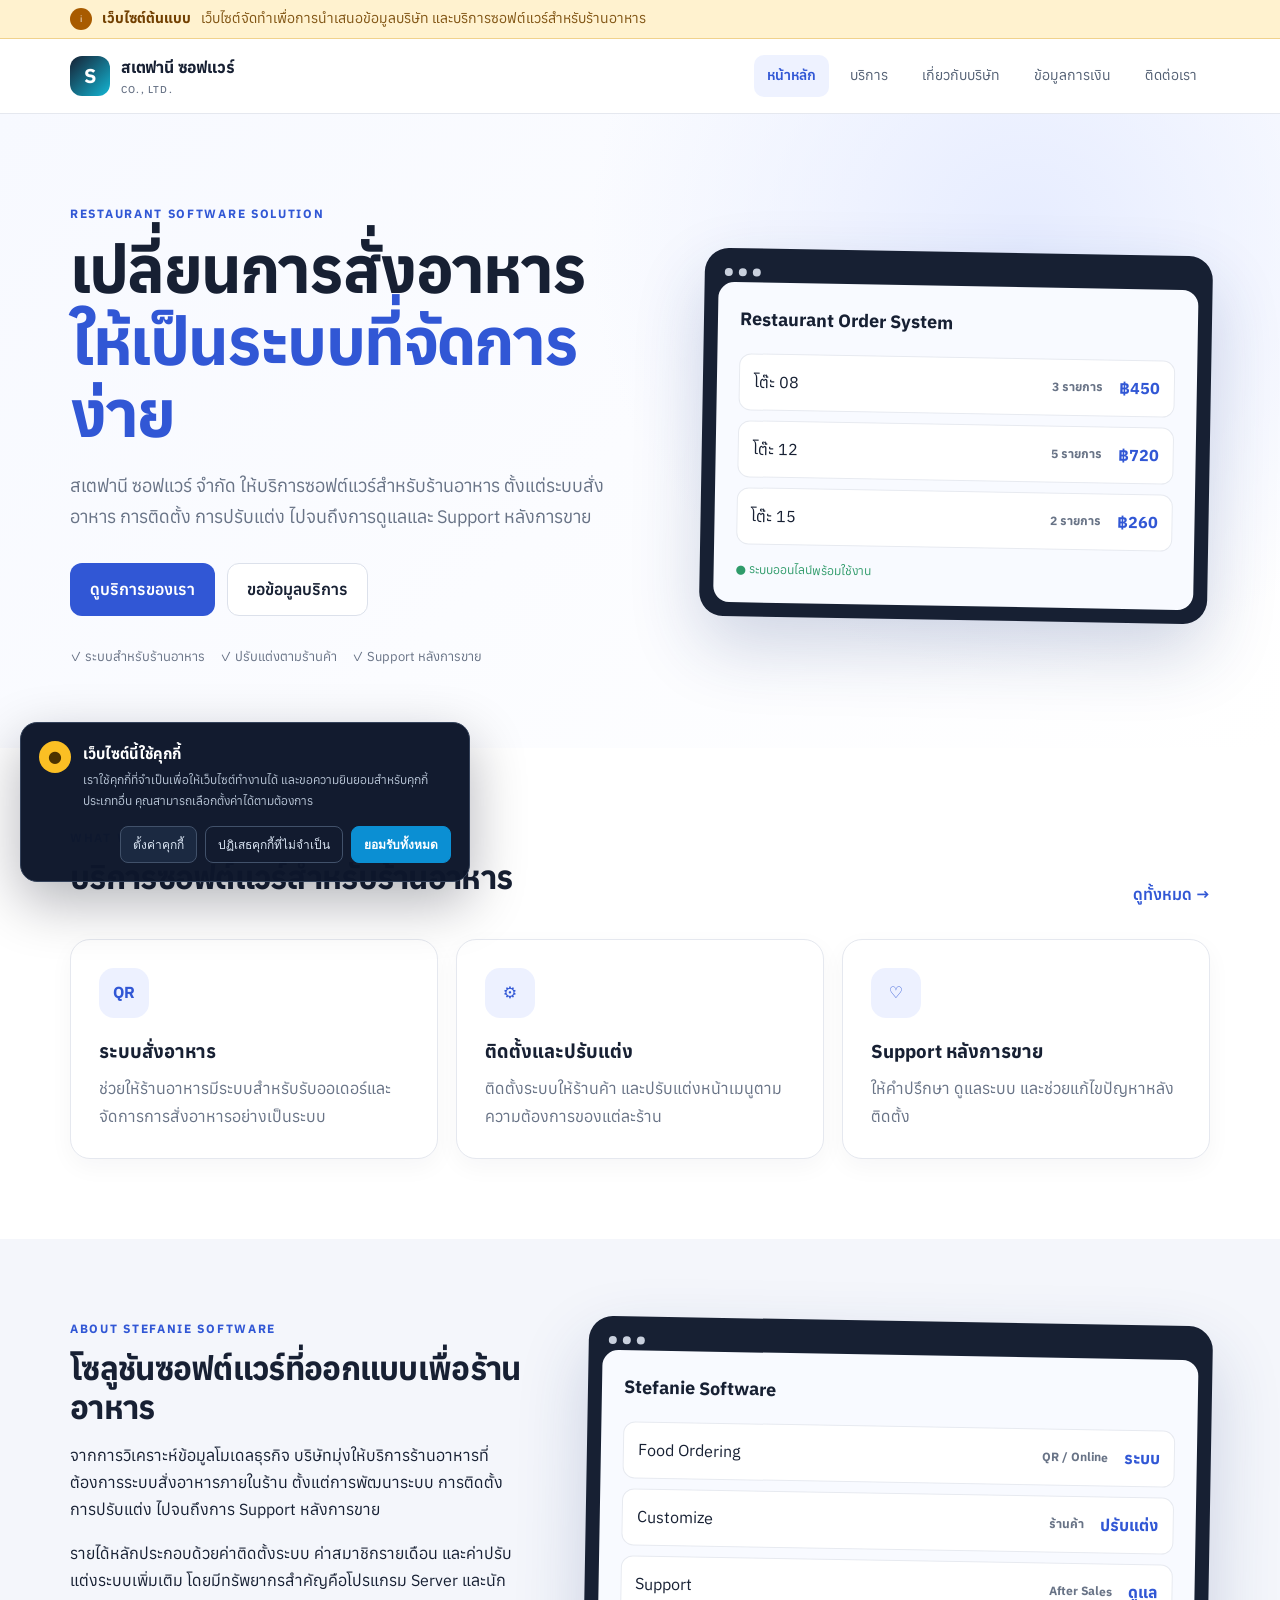
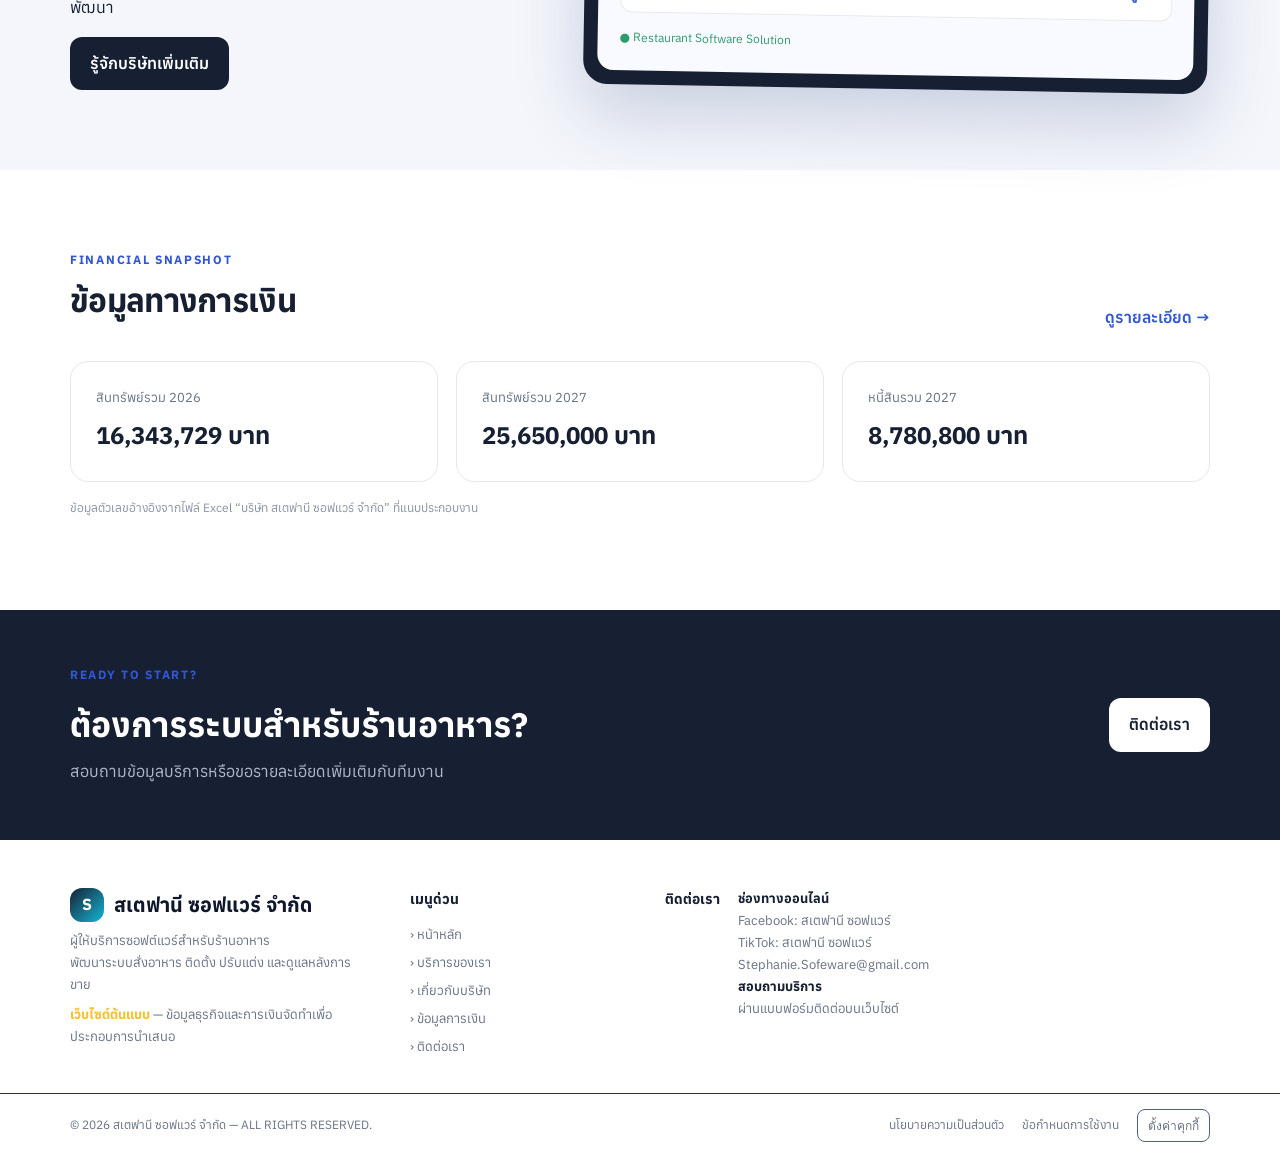
<file: index.html>
<!DOCTYPE html>

<html lang="th">

<head>
    <meta charset="utf-8" />
    <meta content="width=device-width, initial-scale=1" name="viewport" />
    <title>สเตฟานี ซอฟแวร์ จำกัด | ระบบซอฟต์แวร์สำหรับร้านอาหาร</title>
    <meta
        content="เว็บไซต์บริษัท สเตฟานี ซอฟแวร์ จำกัด ให้บริการซอฟต์แวร์สำหรับร้านอาหาร ระบบสั่งอาหาร การติดตั้ง ปรับแต่ง และดูแลหลังการขาย"
        name="description" />
    <meta content="สเตฟานี ซอฟแวร์, ซอฟต์แวร์ร้านอาหาร, ระบบสั่งอาหาร, QR Code, Restaurant Software" name="keywords" />
    <meta content="index,follow" name="robots" />
    <link href="styles.css" rel="stylesheet" />
</head>

<body>
    <div class="site-notice">
        <div class="container notice-inner"><span
                class="notice-icon">i</span><strong>เว็บไซต์ต้นแบบ</strong><span>เว็บไซต์จัดทำเพื่อการนำเสนอข้อมูลบริษัท
                และบริการซอฟต์แวร์สำหรับร้านอาหาร</span></div>
    </div>
    <header class="site-header">
        <div class="container nav-wrap">
            <a class="brand" href="index.html"><span class="brand-mark">S</span><span>สเตฟานี ซอฟแวร์ <small>CO.,
                        LTD.</small></span></a>
            <button aria-expanded="false" aria-label="เปิดเมนู" class="menu-toggle" type="button">☰</button>
            <nav aria-label="เมนูหลัก" class="nav">
                <a data-nav="index.html" href="index.html">หน้าหลัก</a>
                <a data-nav="services.html" href="services.html">บริการ</a>
                <a data-nav="about.html" href="about.html">เกี่ยวกับบริษัท</a>
                <a data-nav="finance.html" href="finance.html">ข้อมูลการเงิน</a>
                <a data-nav="contact.html" href="contact.html">ติดต่อเรา</a>
            </nav>
        </div>
    </header>


    <main>
        <section class="hero">
            <div class="container hero-grid">
                <div>
                    <div class="eyebrow">RESTAURANT SOFTWARE SOLUTION</div>
                    <h1>เปลี่ยนการสั่งอาหาร<br /><span>ให้เป็นระบบที่จัดการง่าย</span></h1>
                    <p class="lead">สเตฟานี ซอฟแวร์ จำกัด ให้บริการซอฟต์แวร์สำหรับร้านอาหาร ตั้งแต่ระบบสั่งอาหาร
                        การติดตั้ง การปรับแต่ง ไปจนถึงการดูแลและ Support หลังการขาย</p>
                    <div class="hero-actions">
                        <a class="btn btn-primary" href="services.html">ดูบริการของเรา</a>
                        <a class="btn btn-ghost" href="contact.html">ขอข้อมูลบริการ</a>
                    </div>
                    <div class="trust-row">
                        <span>✓ ระบบสำหรับร้านอาหาร</span><span>✓ ปรับแต่งตามร้านค้า</span><span>✓ Support
                            หลังการขาย</span>
                    </div>
                </div>
                <div class="hero-card">
                    <div class="window-top"><i></i><i></i><i></i></div>
                    <div class="mock-screen">
                        <div class="mock-title">Restaurant Order System</div>
                        <div class="mock-order"><span>โต๊ะ 08</span><b>3 รายการ</b><strong>฿450</strong></div>
                        <div class="mock-order"><span>โต๊ะ 12</span><b>5 รายการ</b><strong>฿720</strong></div>
                        <div class="mock-order"><span>โต๊ะ 15</span><b>2 รายการ</b><strong>฿260</strong></div>
                        <div class="mock-footer">● ระบบออนไลน์พร้อมใช้งาน</div>
                    </div>
                </div>
            </div>
        </section>
        <section class="section">
            <div class="container">
                <div class="section-heading">
                    <div>
                        <div class="eyebrow">WHAT WE DO</div>
                        <h2>บริการซอฟต์แวร์สำหรับร้านอาหาร</h2>
                    </div><a class="text-link" href="services.html">ดูทั้งหมด →</a>
                </div>
                <div class="cards three">
                    <article class="card">
                        <div class="icon">QR</div>
                        <h3>ระบบสั่งอาหาร</h3>
                        <p>ช่วยให้ร้านอาหารมีระบบสำหรับรับออเดอร์และจัดการการสั่งอาหารอย่างเป็นระบบ</p>
                    </article>
                    <article class="card">
                        <div class="icon">⚙</div>
                        <h3>ติดตั้งและปรับแต่ง</h3>
                        <p>ติดตั้งระบบให้ร้านค้า และปรับแต่งหน้าเมนูตามความต้องการของแต่ละร้าน</p>
                    </article>
                    <article class="card">
                        <div class="icon">♡</div>
                        <h3>Support หลังการขาย</h3>
                        <p>ให้คำปรึกษา ดูแลระบบ และช่วยแก้ไขปัญหาหลังติดตั้ง</p>
                    </article>
                </div>
            </div>
        </section>

        <section class="section section-soft">
            <div class="container split">
                <div>
                    <div class="eyebrow">ABOUT STEFANIE SOFTWARE</div>
                    <h2>โซลูชันซอฟต์แวร์ที่ออกแบบเพื่อร้านอาหาร</h2>
                    <p>จากการวิเคราะห์ข้อมูลโมเดลธุรกิจ บริษัทมุ่งให้บริการร้านอาหารที่ต้องการระบบสั่งอาหารภายในร้าน
                        ตั้งแต่การพัฒนาระบบ การติดตั้ง การปรับแต่ง ไปจนถึงการ Support หลังการขาย</p>
                    <p>รายได้หลักประกอบด้วยค่าติดตั้งระบบ ค่าสมาชิกรายเดือน และค่าปรับแต่งระบบเพิ่มเติม
                        โดยมีทรัพยากรสำคัญคือโปรแกรม Server และนักพัฒนา</p><a class="btn btn-dark"
                        href="about.html">รู้จักบริษัทเพิ่มเติม</a>
                </div>
                <div class="hero-card">
                    <div class="window-top"><i></i><i></i><i></i></div>
                    <div class="mock-screen">
                        <div class="mock-title">Stefanie Software</div>
                        <div class="mock-order"><span>Food Ordering</span><b>QR / Online</b><strong>ระบบ</strong></div>
                        <div class="mock-order"><span>Customize</span><b>ร้านค้า</b><strong>ปรับแต่ง</strong></div>
                        <div class="mock-order"><span>Support</span><b>After Sales</b><strong>ดูแล</strong></div>
                        <div class="mock-footer">● Restaurant Software Solution</div>
                    </div>
                </div>
            </div>
        </section>
        <section class="section">
            <div class="container">
                <div class="section-heading">
                    <div>
                        <div class="eyebrow">FINANCIAL SNAPSHOT</div>
                        <h2>ข้อมูลทางการเงิน</h2>
                    </div><a class="text-link" href="finance.html">ดูรายละเอียด →</a>
                </div>
                <div class="stats three">
                    <div class="stat"><span>สินทรัพย์รวม 2026</span><strong>16,343,729 บาท</strong></div>
                    <div class="stat"><span>สินทรัพย์รวม 2027</span><strong>25,650,000 บาท</strong></div>
                    <div class="stat"><span>หนี้สินรวม 2027</span><strong>8,780,800 บาท</strong></div>
                </div>
                <p class="source-note">ข้อมูลตัวเลขอ้างอิงจากไฟล์ Excel “บริษัท สเตฟานี ซอฟแวร์ จำกัด” ที่แนบประกอบงาน
                </p>
            </div>
        </section>
        <section class="cta">
            <div class="container cta-inner">
                <div>
                    <div class="eyebrow">READY TO START?</div>
                    <h2>ต้องการระบบสำหรับร้านอาหาร?</h2>
                    <p>สอบถามข้อมูลบริการหรือขอรายละเอียดเพิ่มเติมกับทีมงาน</p>
                </div>
                <a class="btn btn-light" href="contact.html">ติดต่อเรา</a>
            </div>
        </section>
    </main>

    <footer class="footer">
        <div class="footer-main">
            <div class="container footer-grid">
                <div>
                    <div class="footer-brand"><span class="brand-mark">S</span><span>สเตฟานี ซอฟแวร์ จำกัด</span></div>
                    <p>ผู้ให้บริการซอฟต์แวร์สำหรับร้านอาหาร<br />พัฒนาระบบสั่งอาหาร ติดตั้ง ปรับแต่ง และดูแลหลังการขาย
                    </p>
                    <p><strong class="footer-highlight">เว็บไซต์ต้นแบบ</strong> —
                        ข้อมูลธุรกิจและการเงินจัดทำเพื่อประกอบการนำเสนอ</p>
                </div>
                <div>
                    <h3>เมนูด่วน</h3>
                    <div class="footer-links"><a href="index.html">› หน้าหลัก</a><a href="services.html">›
                            บริการของเรา</a><a href="about.html">› เกี่ยวกับบริษัท</a><a href="finance.html">›
                            ข้อมูลการเงิน</a><a href="contact.html">› ติดต่อเรา</a></div>
                </div>
                <div>
                    <h3>ติดต่อเรา</h3>
                    <div class="contact-mini">
                        <div><strong>ช่องทางออนไลน์</strong></div>
                        <div>Facebook: สเตฟานี ซอฟแวร์ <br>TikTok: สเตฟานี ซอฟแวร์<br>Stephanie.Sofeware@gmail.com</div>
                        <div><strong>สอบถามบริการ</strong></div>
                        <div>ผ่านแบบฟอร์มติดต่อบนเว็บไซต์</div>
                    </div>
                </div>
            </div>
        </div>
        <div class="footer-bottom">
            <div class="container footer-bottom-inner">
                <div class="copyright">© 2026 สเตฟานี ซอฟแวร์ จำกัด — ALL RIGHTS RESERVED.</div>
                <div class="footer-policy"><a href="privacy.html">นโยบายความเป็นส่วนตัว</a><a
                        href="terms.html">ข้อกำหนดการใช้งาน</a><button class="cookie-settings-link"
                        data-cookie-settings="" type="button">ตั้งค่าคุกกี้</button></div>
            </div>
        </div>
    </footer>
    <div aria-label="การตั้งค่าคุกกี้" aria-live="polite" class="cookie-banner" id="cookie-banner" role="dialog">
        <div class="cookie-head">
            <div class="cookie-icon">●</div>
            <div>
                <h3>เว็บไซต์นี้ใช้คุกกี้</h3>
                <p>เราใช้คุกกี้ที่จำเป็นเพื่อให้เว็บไซต์ทำงานได้ และขอความยินยอมสำหรับคุกกี้ประเภทอื่น
                    คุณสามารถเลือกตั้งค่าได้ตามต้องการ</p>
            </div>
        </div>
        <div class="cookie-actions"><button class="manage" data-cookie-settings=""
                type="button">ตั้งค่าคุกกี้</button><button data-cookie-reject=""
                type="button">ปฏิเสธคุกกี้ที่ไม่จำเป็น</button><button class="accept-all" data-cookie-accept-all=""
                type="button">ยอมรับทั้งหมด</button></div>
    </div>
    <div aria-hidden="true" class="cookie-modal-backdrop" id="cookie-modal-backdrop">
        <div aria-labelledby="cookie-title" aria-modal="true" class="cookie-modal" role="dialog">
            <div class="cookie-modal-head">
                <div>
                    <h2 id="cookie-title">ตั้งค่าคุกกี้</h2>
                    <p>เลือกประเภทคุกกี้ที่คุณยินยอมให้เว็บไซต์ใช้ได้ คุณสามารถเปลี่ยนแปลงการตั้งค่าได้ทุกเมื่อจากปุ่ม
                        “ตั้งค่าคุกกี้” ในส่วนท้ายเว็บไซต์</p>
                </div><button aria-label="ปิด" class="cookie-close" data-cookie-close="" type="button">×</button>
            </div>
            <div class="cookie-row">
                <div><strong>คุกกี้ที่จำเป็น</strong><small>จำเป็นต่อการทำงานพื้นฐานของเว็บไซต์ เช่น
                        การจดจำการตั้งค่าคุกกี้ ไม่สามารถปิดได้</small></div><label class="toggle"><input checked=""
                        disabled="" id="cookie-necessary" type="checkbox" /><span class="slider"></span></label>
            </div>
            <div class="cookie-row">
                <div><strong>คุกกี้วิเคราะห์การใช้งาน</strong><small>ใช้เพื่อวิเคราะห์การเข้าชมและปรับปรุงประสบการณ์เว็บไซต์
                        เว็บไซต์ต้นแบบนี้ยังไม่ได้เชื่อมระบบวิเคราะห์จริง</small></div><label class="toggle"><input
                        id="cookie-analytics" type="checkbox" /><span class="slider"></span></label>
            </div>
            <div class="cookie-row">
                <div><strong>คุกกี้การตลาด</strong><small>ใช้เพื่อปรับเนื้อหาหรือการสื่อสารให้เหมาะสม
                        เว็บไซต์ต้นแบบนี้ยังไม่ได้เชื่อมระบบการตลาดจริง</small></div><label class="toggle"><input
                        id="cookie-marketing" type="checkbox" /><span class="slider"></span></label>
            </div>
            <div class="cookie-modal-actions"><button data-cookie-reject=""
                    type="button">ปฏิเสธคุกกี้ที่ไม่จำเป็น</button><button class="save" data-cookie-save=""
                    type="button">บันทึกการตั้งค่า</button><button class="accept-all" data-cookie-accept-all=""
                    type="button">ยอมรับทั้งหมด</button></div>
        </div>
    </div>
    <script src="script.js"></script>
</body>

</html>
</file>
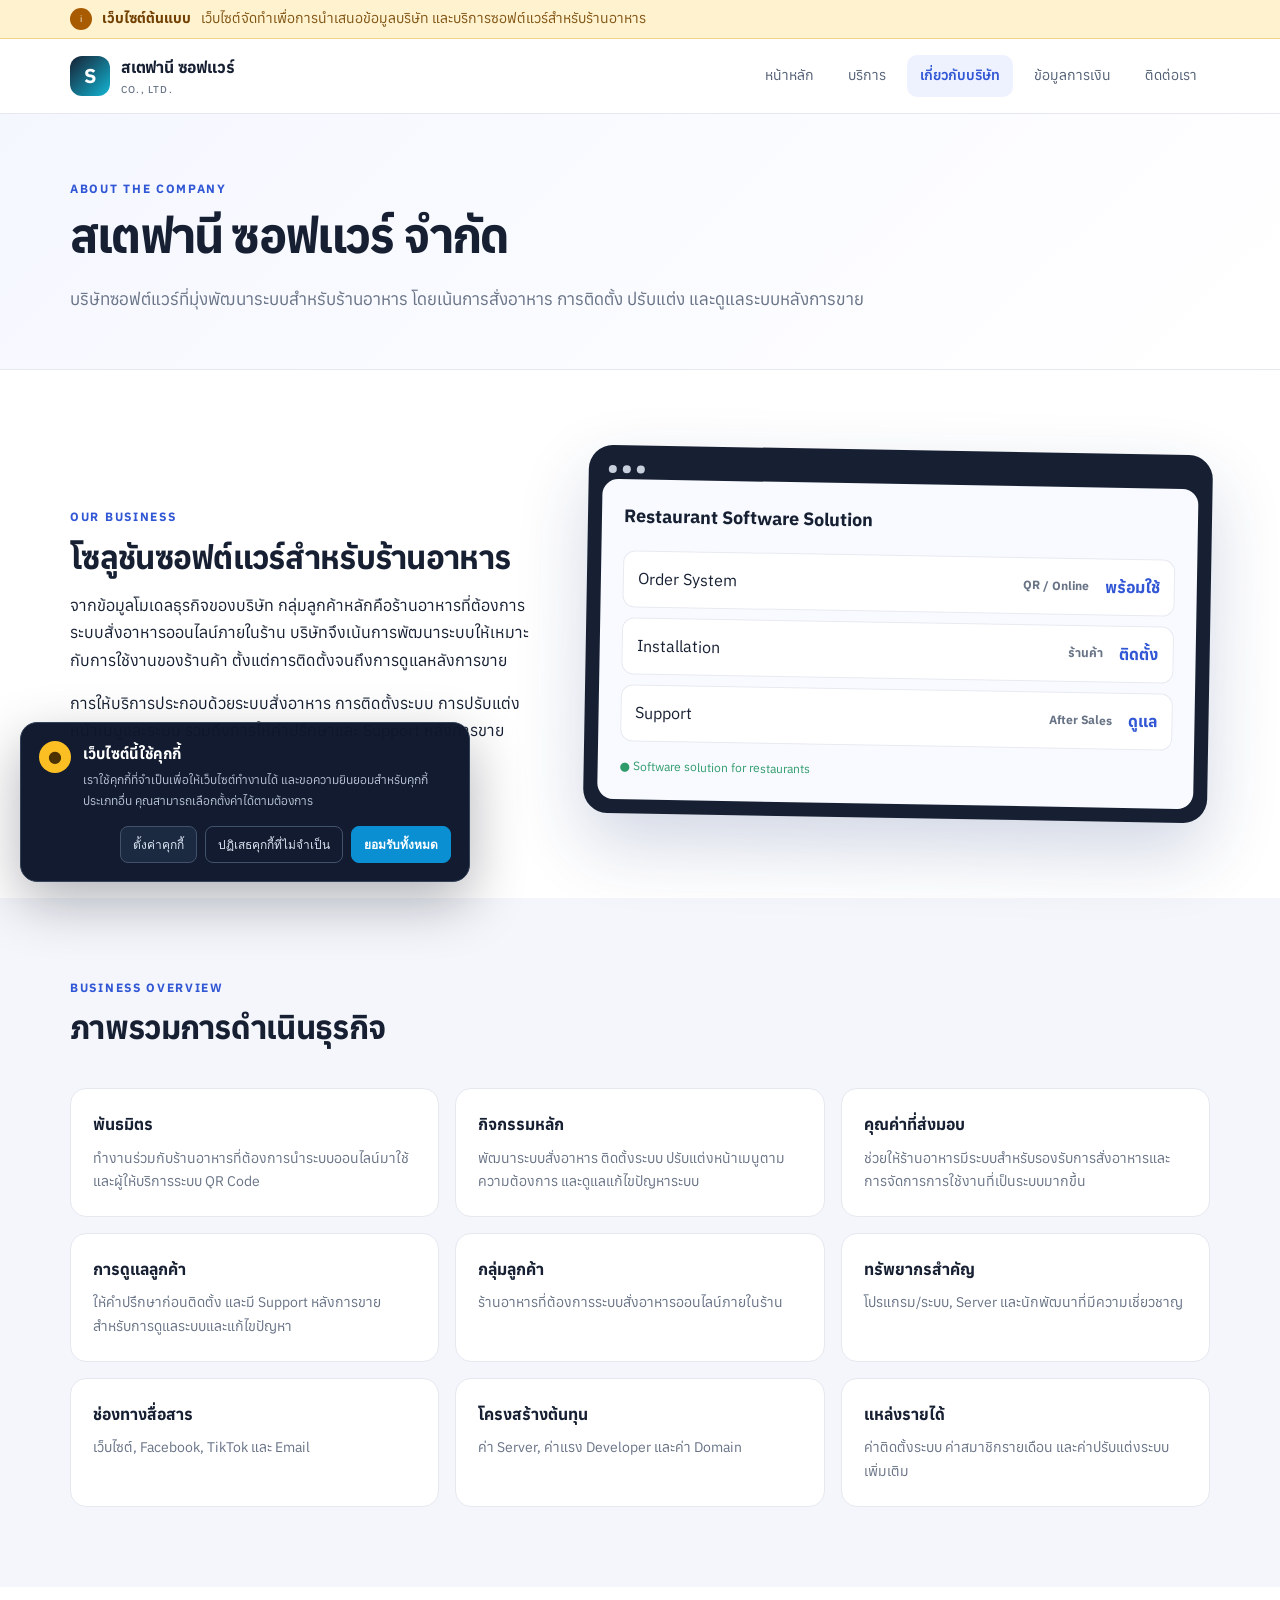
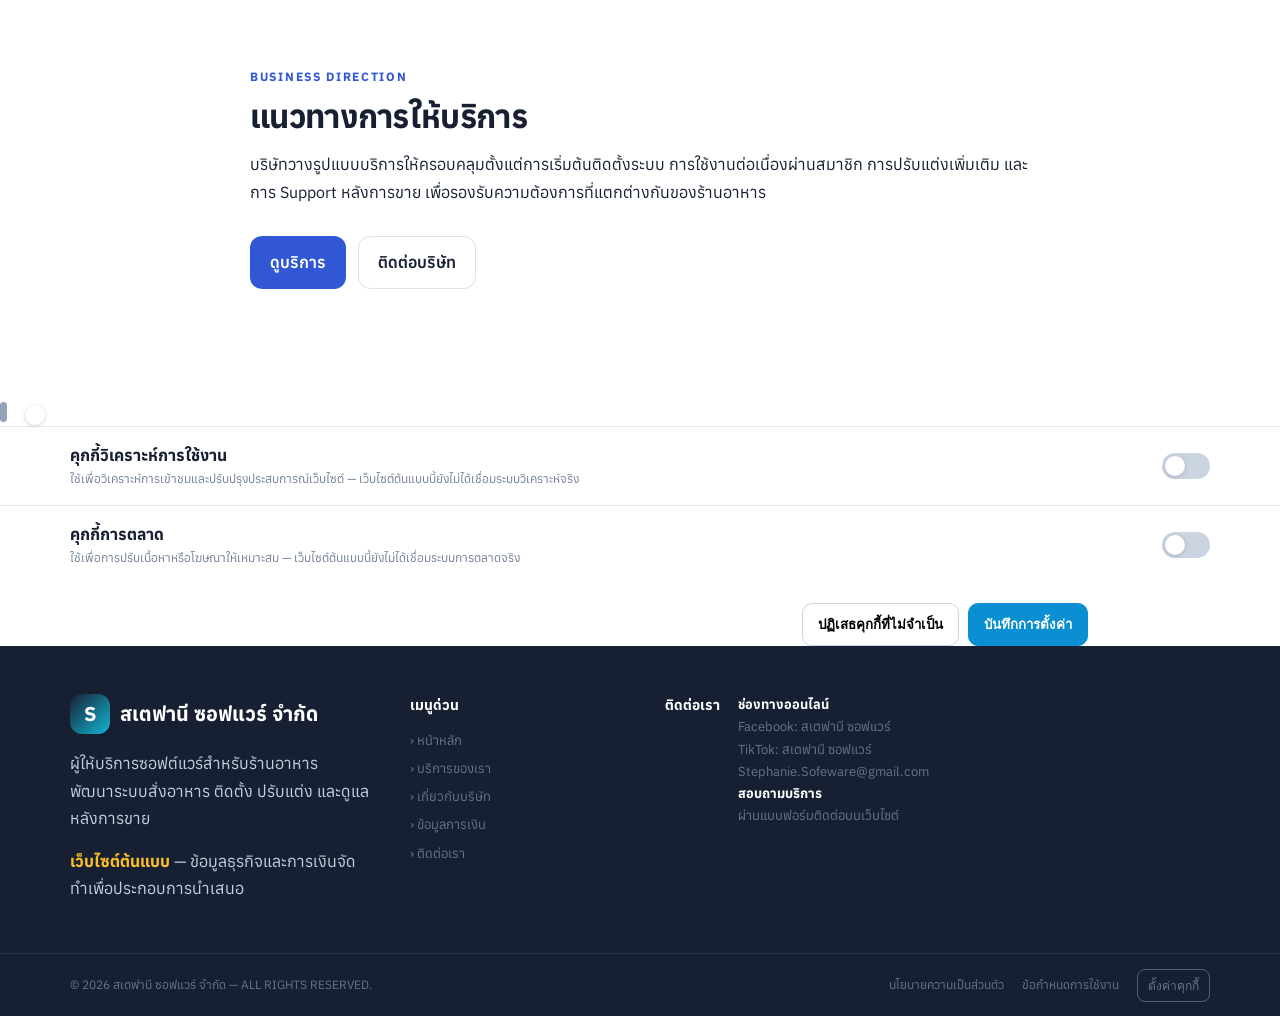
<file: about.html>
<!DOCTYPE html>

<html lang="th">

<head>
    <meta charset="utf-8" />
    <meta content="width=device-width, initial-scale=1" name="viewport" />
    <title>เกี่ยวกับบริษัท | สเตฟานี ซอฟแวร์ จำกัด</title>
    <meta
        content="ข้อมูลบริษัท สเตฟานี ซอฟแวร์ จำกัด ผู้ให้บริการซอฟต์แวร์สำหรับร้านอาหาร ระบบสั่งอาหาร ติดตั้ง ปรับแต่ง และดูแลหลังการขาย"
        name="description" />
    <meta content="สเตฟานี ซอฟแวร์, ซอฟต์แวร์ร้านอาหาร, ระบบสั่งอาหาร, QR Code, Restaurant Software" name="keywords" />
    <link href="styles.css" rel="stylesheet" />
</head>

<body>
    <div class="site-notice">
        <div class="container notice-inner"><span
                class="notice-icon">i</span><strong>เว็บไซต์ต้นแบบ</strong><span>เว็บไซต์จัดทำเพื่อการนำเสนอข้อมูลบริษัท
                และบริการซอฟต์แวร์สำหรับร้านอาหาร</span></div>
    </div>
    <header class="site-header">
        <div class="container nav-wrap">
            <a class="brand" href="index.html"><span class="brand-mark">S</span><span>สเตฟานี ซอฟแวร์ <small>CO.,
                        LTD.</small></span></a>
            <button aria-expanded="false" aria-label="เปิดเมนู" class="menu-toggle" type="button">☰</button>
            <nav aria-label="เมนูหลัก" class="nav">
                <a data-nav="index.html" href="index.html">หน้าหลัก</a>
                <a data-nav="services.html" href="services.html">บริการ</a>
                <a data-nav="about.html" href="about.html">เกี่ยวกับบริษัท</a>
                <a data-nav="finance.html" href="finance.html">ข้อมูลการเงิน</a>
                <a data-nav="contact.html" href="contact.html">ติดต่อเรา</a>
            </nav>
        </div>
    </header>
    <main id="main">
        <section class="page-hero">
            <div class="container">
                <div class="eyebrow">ABOUT THE COMPANY</div>
                <h1>สเตฟานี ซอฟแวร์ จำกัด</h1>
                <p>บริษัทซอฟต์แวร์ที่มุ่งพัฒนาระบบสำหรับร้านอาหาร โดยเน้นการสั่งอาหาร การติดตั้ง ปรับแต่ง
                    และดูแลระบบหลังการขาย</p>
            </div>
        </section>
        <section class="section">
            <div class="container split">
                <div>
                    <div class="eyebrow">OUR BUSINESS</div>
                    <h2>โซลูชันซอฟต์แวร์สำหรับร้านอาหาร</h2>
                    <p>จากข้อมูลโมเดลธุรกิจของบริษัท กลุ่มลูกค้าหลักคือร้านอาหารที่ต้องการระบบสั่งอาหารออนไลน์ภายในร้าน
                        บริษัทจึงเน้นการพัฒนาระบบให้เหมาะกับการใช้งานของร้านค้า ตั้งแต่การติดตั้งจนถึงการดูแลหลังการขาย
                    </p>
                    <p>การให้บริการประกอบด้วยระบบสั่งอาหาร การติดตั้งระบบ การปรับแต่งหน้าเมนูและระบบ
                        รวมถึงการให้คำปรึกษาและ Support หลังการขาย</p>
                </div>
                <div class="hero-card">
                    <div class="window-top"><i></i><i></i><i></i></div>
                    <div class="mock-screen">
                        <div class="mock-title">Restaurant Software Solution</div>
                        <div class="mock-order"><span>Order System</span><b>QR / Online</b><strong>พร้อมใช้</strong>
                        </div>
                        <div class="mock-order"><span>Installation</span><b>ร้านค้า</b><strong>ติดตั้ง</strong></div>
                        <div class="mock-order"><span>Support</span><b>After Sales</b><strong>ดูแล</strong></div>
                        <div class="mock-footer">● Software solution for restaurants</div>
                    </div>
                </div>
            </div>
        </section>
        <section class="section section-soft">
            <div class="container">
                <div class="section-heading">
                    <div>
                        <div class="eyebrow">BUSINESS OVERVIEW</div>
                        <h2>ภาพรวมการดำเนินธุรกิจ</h2>
                    </div>
                </div>
                <div class="bmc-grid">
                    <div>
                        <h3>พันธมิตร</h3>
                        <p>ทำงานร่วมกับร้านอาหารที่ต้องการนำระบบออนไลน์มาใช้ และผู้ให้บริการระบบ QR Code</p>
                    </div>
                    <div>
                        <h3>กิจกรรมหลัก</h3>
                        <p>พัฒนาระบบสั่งอาหาร ติดตั้งระบบ ปรับแต่งหน้าเมนูตามความต้องการ และดูแลแก้ไขปัญหาระบบ</p>
                    </div>
                    <div>
                        <h3>คุณค่าที่ส่งมอบ</h3>
                        <p>ช่วยให้ร้านอาหารมีระบบสำหรับรองรับการสั่งอาหารและการจัดการการใช้งานที่เป็นระบบมากขึ้น</p>
                    </div>
                    <div>
                        <h3>การดูแลลูกค้า</h3>
                        <p>ให้คำปรึกษาก่อนติดตั้ง และมี Support หลังการขายสำหรับการดูแลระบบและแก้ไขปัญหา</p>
                    </div>
                    <div>
                        <h3>กลุ่มลูกค้า</h3>
                        <p>ร้านอาหารที่ต้องการระบบสั่งอาหารออนไลน์ภายในร้าน</p>
                    </div>
                    <div>
                        <h3>ทรัพยากรสำคัญ</h3>
                        <p>โปรแกรม/ระบบ, Server และนักพัฒนาที่มีความเชี่ยวชาญ</p>
                    </div>
                    <div>
                        <h3>ช่องทางสื่อสาร</h3>
                        <p>เว็บไซต์, Facebook, TikTok และ Email</p>
                    </div>
                    <div>
                        <h3>โครงสร้างต้นทุน</h3>
                        <p>ค่า Server, ค่าแรง Developer และค่า Domain</p>
                    </div>
                    <div>
                        <h3>แหล่งรายได้</h3>
                        <p>ค่าติดตั้งระบบ ค่าสมาชิกรายเดือน และค่าปรับแต่งระบบเพิ่มเติม</p>
                    </div>
                </div>
            </div>
        </section>
        <section class="section">
            <div class="container narrow">
                <div class="eyebrow">BUSINESS DIRECTION</div>
                <h2>แนวทางการให้บริการ</h2>
                <p>บริษัทวางรูปแบบบริการให้ครอบคลุมตั้งแต่การเริ่มต้นติดตั้งระบบ การใช้งานต่อเนื่องผ่านสมาชิก
                    การปรับแต่งเพิ่มเติม และการ Support หลังการขาย เพื่อรองรับความต้องการที่แตกต่างกันของร้านอาหาร</p>
                <div class="hero-actions"><a class="btn btn-primary" href="services.html">ดูบริการ</a><a
                        class="btn btn-ghost" href="contact.html">ติดต่อบริษัท</a></div>
            </div>
        </section>
    </main><label class="toggle"><input checked="" disabled="" id="cookie-necessary" type="checkbox" /><span
            class="slider"></span></label>
    <div class="cookie-row">
        <div><strong>คุกกี้วิเคราะห์การใช้งาน</strong><small>ใช้เพื่อวิเคราะห์การเข้าชมและปรับปรุงประสบการณ์เว็บไซต์ —
                เว็บไซต์ต้นแบบนี้ยังไม่ได้เชื่อมระบบวิเคราะห์จริง</small></div><label class="toggle"><input
                id="cookie-analytics" type="checkbox" /><span class="slider"></span></label>
    </div>
    <div class="cookie-row">
        <div><strong>คุกกี้การตลาด</strong><small>ใช้เพื่อการปรับเนื้อหาหรือโฆษณาให้เหมาะสม —
                เว็บไซต์ต้นแบบนี้ยังไม่ได้เชื่อมระบบการตลาดจริง</small></div><label class="toggle"><input
                id="cookie-marketing" type="checkbox" /><span class="slider"></span></label>
    </div>
    <div class="cookie-modal-actions"><button data-cookie-reject="">ปฏิเสธคุกกี้ที่ไม่จำเป็น</button><button
            class="save" id="save-cookie-settings">บันทึกการตั้งค่า</button><button class="btn-primary"
            data-cookie-accept-all="" style="border:0">ยอมรับทั้งหมด</button></div>




    <footer class="footer-about">
        <div class="footer-main">
            <div class="container footer-grid">
                <div>
                    <div class="footer-brand-AFC"><span class="brand-mark">S</span><span>สเตฟานี ซอฟแวร์ จำกัด</span></div>
                    <p>ผู้ให้บริการซอฟต์แวร์สำหรับร้านอาหาร<br />พัฒนาระบบสั่งอาหาร ติดตั้ง ปรับแต่ง และดูแลหลังการขาย
                    </p>
                    <p><strong class="footer-highlight">เว็บไซต์ต้นแบบ</strong> —
                        ข้อมูลธุรกิจและการเงินจัดทำเพื่อประกอบการนำเสนอ</p>
                </div>
                <div>
                    <h3>เมนูด่วน</h3>
                    <div class="footer-links-AFC"><a href="index.html">› หน้าหลัก</a><a href="services.html">›
                            บริการของเรา</a><a href="about.html">› เกี่ยวกับบริษัท</a><a href="finance.html">›
                            ข้อมูลการเงิน</a><a href="contact.html">› ติดต่อเรา</a></div>
                </div>
                <div>
                    <h3>ติดต่อเรา</h3>
                    <div class="contact-mini-AFC">
                        <div><strong>ช่องทางออนไลน์</strong></div>
                        <div>Facebook: สเตฟานี ซอฟแวร์ <br>TikTok: สเตฟานี ซอฟแวร์<br>Stephanie.Sofeware@gmail.com</div>
                        <div><strong>สอบถามบริการ</strong></div>
                        <div>ผ่านแบบฟอร์มติดต่อบนเว็บไซต์</div>
                    </div>
                </div>
            </div>
        </div>
        <div class="footer-bottom">
            <div class="container footer-bottom-inner">
                <div class="copyright">© 2026 สเตฟานี ซอฟแวร์ จำกัด — ALL RIGHTS RESERVED.</div>
                <div class="footer-policy-AFC"><a href="privacy.html">นโยบายความเป็นส่วนตัว</a><a
                        href="terms.html">ข้อกำหนดการใช้งาน</a><button class="cookie-settings-link"
                        data-cookie-settings="" type="button">ตั้งค่าคุกกี้</button></div>
            </div>
        </div>
    </footer>
    <div aria-label="การตั้งค่าคุกกี้" aria-live="polite" class="cookie-banner" id="cookie-banner" role="dialog">
        <div class="cookie-head">
            <div class="cookie-icon">●</div>
            <div>
                <h3>เว็บไซต์นี้ใช้คุกกี้</h3>
                <p>เราใช้คุกกี้ที่จำเป็นเพื่อให้เว็บไซต์ทำงานได้ และขอความยินยอมสำหรับคุกกี้ประเภทอื่น
                    คุณสามารถเลือกตั้งค่าได้ตามต้องการ</p>
            </div>
        </div>
        <div class="cookie-actions"><button class="manage" data-cookie-settings=""
                type="button">ตั้งค่าคุกกี้</button><button data-cookie-reject=""
                type="button">ปฏิเสธคุกกี้ที่ไม่จำเป็น</button><button class="accept-all" data-cookie-accept-all=""
                type="button">ยอมรับทั้งหมด</button></div>
    </div>
    <div aria-hidden="true" class="cookie-modal-backdrop" id="cookie-modal-backdrop">
        <div aria-labelledby="cookie-title" aria-modal="true" class="cookie-modal" role="dialog">
            <div class="cookie-modal-head">
                <div>
                    <h2 id="cookie-title">ตั้งค่าคุกกี้</h2>
                    <p>เลือกประเภทคุกกี้ที่คุณยินยอมให้เว็บไซต์ใช้ได้ คุณสามารถเปลี่ยนแปลงการตั้งค่าได้ทุกเมื่อจากปุ่ม
                        “ตั้งค่าคุกกี้” ในส่วนท้ายเว็บไซต์</p>
                </div><button aria-label="ปิด" class="cookie-close" data-cookie-close="" type="button">×</button>
            </div>
            <div class="cookie-row">
                <div><strong>คุกกี้ที่จำเป็น</strong><small>จำเป็นต่อการทำงานพื้นฐานของเว็บไซต์ เช่น
                        การจดจำการตั้งค่าคุกกี้ ไม่สามารถปิดได้</small></div><label class="toggle"><input checked=""
                        disabled="" id="cookie-necessary" type="checkbox" /><span class="slider"></span></label>
            </div>
            <div class="cookie-row">
                <div><strong>คุกกี้วิเคราะห์การใช้งาน</strong><small>ใช้เพื่อวิเคราะห์การเข้าชมและปรับปรุงประสบการณ์เว็บไซต์
                        เว็บไซต์ต้นแบบนี้ยังไม่ได้เชื่อมระบบวิเคราะห์จริง</small></div><label class="toggle"><input
                        id="cookie-analytics" type="checkbox" /><span class="slider"></span></label>
            </div>
            <div class="cookie-row">
                <div><strong>คุกกี้การตลาด</strong><small>ใช้เพื่อปรับเนื้อหาหรือการสื่อสารให้เหมาะสม
                        เว็บไซต์ต้นแบบนี้ยังไม่ได้เชื่อมระบบการตลาดจริง</small></div><label class="toggle"><input
                        id="cookie-marketing" type="checkbox" /><span class="slider"></span></label>
            </div>
            <div class="cookie-modal-actions"><button data-cookie-reject=""
                    type="button">ปฏิเสธคุกกี้ที่ไม่จำเป็น</button><button class="save" data-cookie-save=""
                    type="button">บันทึกการตั้งค่า</button><button class="accept-all" data-cookie-accept-all=""
                    type="button">ยอมรับทั้งหมด</button></div>
        </div>
    </div>
    <script src="script.js"></script>
</body>

</html>
</file>
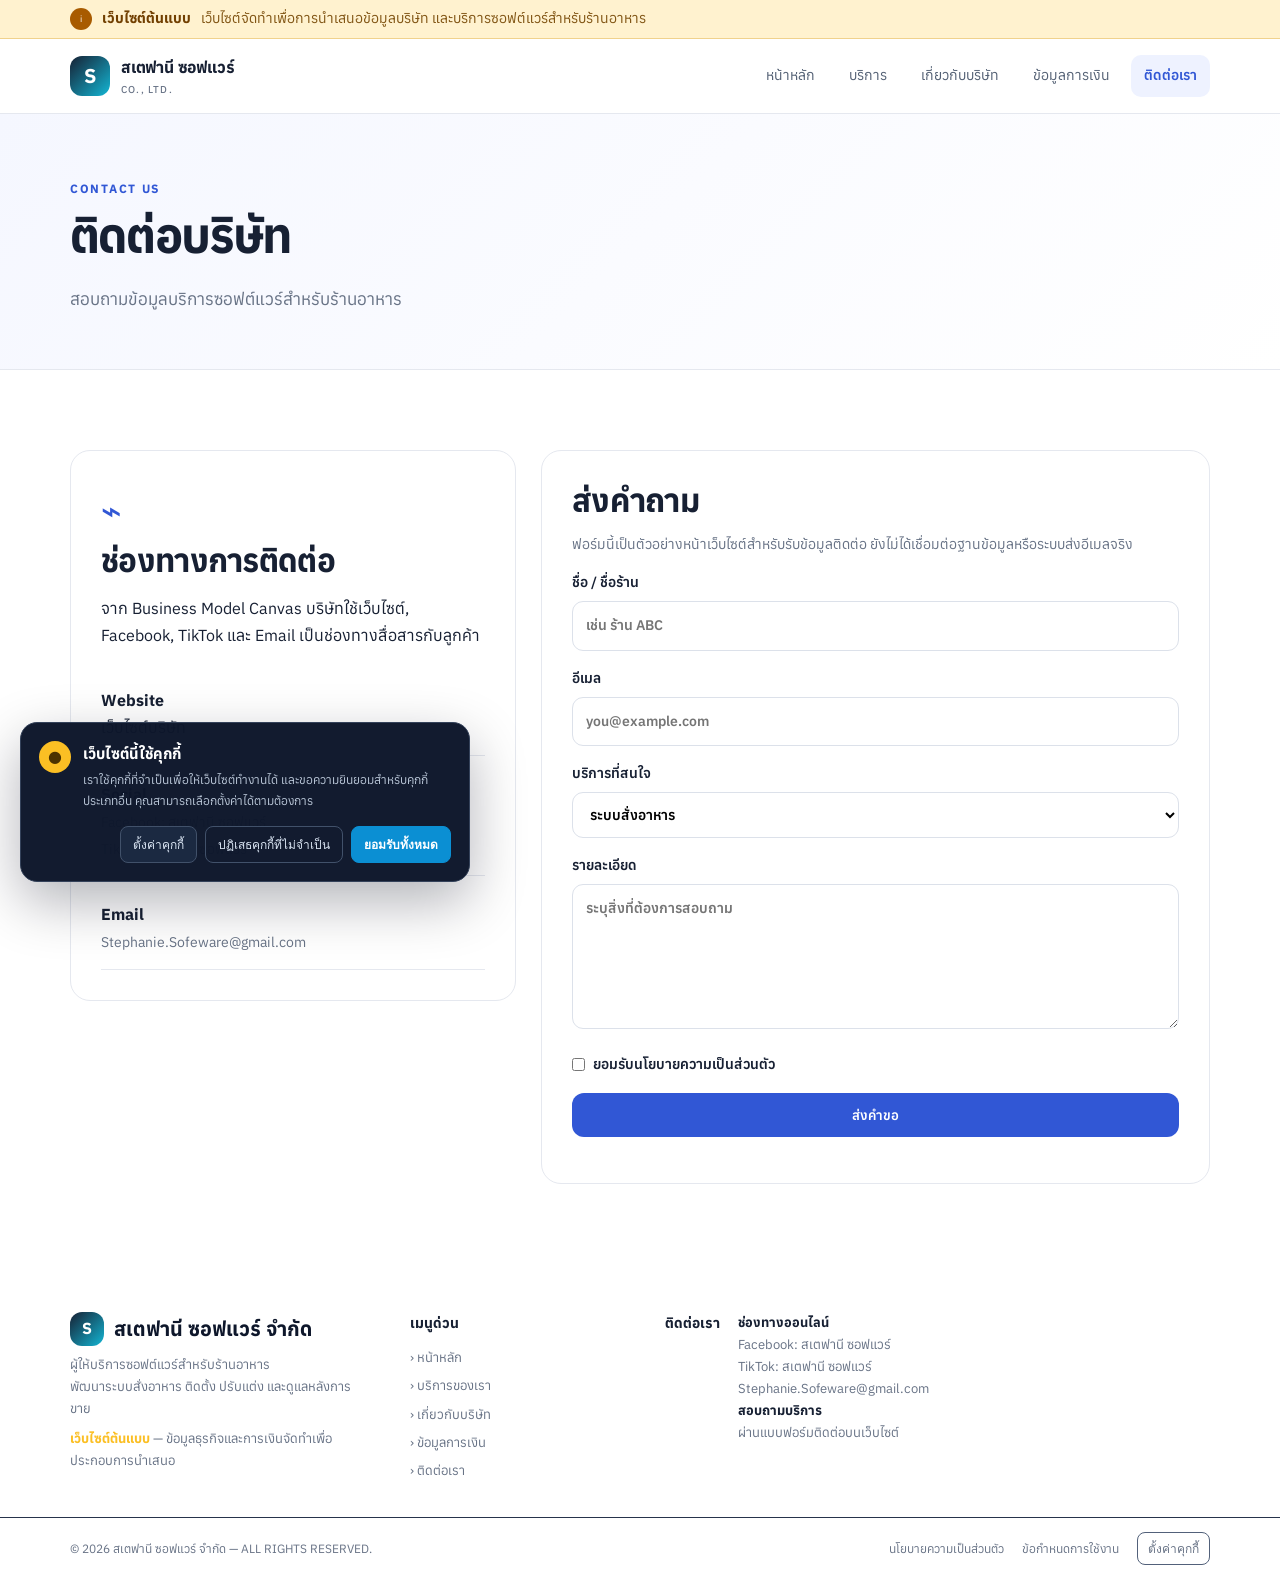
<file: contact.html>
<!DOCTYPE html>

<html lang="th">

<head>
    <meta charset="utf-8" />
    <meta content="width=device-width,initial-scale=1" name="viewport" />
    <title>ติดต่อเรา | สเตฟานี ซอฟแวร์ จำกัด</title>
    <meta content="ติดต่อบริษัท สเตฟานี ซอฟแวร์ จำกัด เพื่อสอบถามบริการซอฟต์แวร์สำหรับร้านอาหาร" name="description" />
    <link href="styles.css" rel="stylesheet" />
</head>

<body>
    <div class="site-notice">
        <div class="container notice-inner"><span
                class="notice-icon">i</span><strong>เว็บไซต์ต้นแบบ</strong><span>เว็บไซต์จัดทำเพื่อการนำเสนอข้อมูลบริษัท
                และบริการซอฟต์แวร์สำหรับร้านอาหาร</span></div>
    </div>
    <header class="site-header">
        <div class="container nav-wrap">
            <a class="brand" href="index.html"><span class="brand-mark">S</span><span>สเตฟานี ซอฟแวร์ <small>CO.,
                        LTD.</small></span></a>
            <button aria-expanded="false" aria-label="เปิดเมนู" class="menu-toggle" type="button">☰</button>
            <nav aria-label="เมนูหลัก" class="nav">
                <a data-nav="index.html" href="index.html">หน้าหลัก</a>
                <a data-nav="services.html" href="services.html">บริการ</a>
                <a data-nav="about.html" href="about.html">เกี่ยวกับบริษัท</a>
                <a data-nav="finance.html" href="finance.html">ข้อมูลการเงิน</a>
                <a data-nav="contact.html" href="contact.html">ติดต่อเรา</a>
            </nav>
        </div>
    </header>
    <main>
        <section class="page-hero">
            <div class="container">
                <div class="eyebrow">CONTACT US</div>
                <h1>ติดต่อบริษัท</h1>
                <p>สอบถามข้อมูลบริการซอฟต์แวร์สำหรับร้านอาหาร</p>
            </div>
        </section>
        <section class="section">
            <div class="container contact-grid">
                <div>
                    <div class="contact-card"><span class="contact-icon">⌁</span>
                        <h2>ช่องทางการติดต่อ</h2>
                        <p>จาก Business Model Canvas บริษัทใช้เว็บไซต์, Facebook, TikTok และ Email
                            เป็นช่องทางสื่อสารกับลูกค้า</p>
                        <div class="contact-lines">
                            <div><b>Website</b><a href="https://tygerimpact.github.io/StefanieSoftware/">เว็บไซต์บริษัท</a></div>
                            <div><b>Social</b><span>Facebook: สเตฟานี ซอฟแวร์ <br>TikTok: สเตฟานี ซอฟแวร์</span></div>
                            <div><b>Email</b><span>Stephanie.Sofeware@gmail.com</span></div>
                        </div>
                    </div>
                </div>
                <div class="form-card">
                    <h2>ส่งคำถาม</h2>
                    <p class="muted">ฟอร์มนี้เป็นตัวอย่างหน้าเว็บไซต์สำหรับรับข้อมูลติดต่อ
                        ยังไม่ได้เชื่อมต่อฐานข้อมูลหรือระบบส่งอีเมลจริง</p>
                    <form id="contact-form"><label>ชื่อ / ชื่อร้าน<input name="name" placeholder="เช่น ร้าน ABC"
                                required="" /></label><label>อีเมล<input name="email" placeholder="you@example.com"
                                required="" type="email" /></label><label>บริการที่สนใจ<select name="service">
                                <option>ระบบสั่งอาหาร</option>
                                <option>ติดตั้งระบบ</option>
                                <option>ปรับแต่งระบบ</option>
                                <option>Support หลังการขาย</option>
                                <option>อื่น ๆ</option>
                            </select></label><label>รายละเอียด<textarea name="message"
                                placeholder="ระบุสิ่งที่ต้องการสอบถาม" required="" rows="5"></textarea></label><label
                            class="check"><input required="" type="checkbox" />
                            ยอมรับนโยบายความเป็นส่วนตัว</label><button class="btn btn-primary"
                            type="submit">ส่งคำขอ</button>
                        <div aria-live="polite" class="form-result" id="form-result"></div>
                    </form>
                </div>
            </div>
        </section>
    </main>
    <footer class="footer">
        <div class="footer-main">
            <div class="container footer-grid">
                <div>
                    <div class="footer-brand"><span class="brand-mark">S</span><span>สเตฟานี ซอฟแวร์ จำกัด</span></div>
                    <p>ผู้ให้บริการซอฟต์แวร์สำหรับร้านอาหาร<br />พัฒนาระบบสั่งอาหาร ติดตั้ง ปรับแต่ง และดูแลหลังการขาย
                    </p>
                    <p><strong class="footer-highlight">เว็บไซต์ต้นแบบ</strong> —
                        ข้อมูลธุรกิจและการเงินจัดทำเพื่อประกอบการนำเสนอ</p>
                </div>
                <div>
                    <h3>เมนูด่วน</h3>
                    <div class="footer-links"><a href="index.html">› หน้าหลัก</a><a href="services.html">›
                            บริการของเรา</a><a href="about.html">› เกี่ยวกับบริษัท</a><a href="finance.html">›
                            ข้อมูลการเงิน</a><a href="contact.html">› ติดต่อเรา</a></div>
                </div>
                <div>
                    <h3>ติดต่อเรา</h3>
                    <div class="contact-mini">
                        <div><strong>ช่องทางออนไลน์</strong></div>
                        <div>Facebook: สเตฟานี ซอฟแวร์ <br>TikTok: สเตฟานี ซอฟแวร์<br>Stephanie.Sofeware@gmail.com</div>
                        <div><strong>สอบถามบริการ</strong></div>
                        <div>ผ่านแบบฟอร์มติดต่อบนเว็บไซต์</div>
                    </div>
                </div>
            </div>
        </div>
        <div class="footer-bottom">
            <div class="container footer-bottom-inner">
                <div class="copyright">© 2026 สเตฟานี ซอฟแวร์ จำกัด — ALL RIGHTS RESERVED.</div>
                <div class="footer-policy"><a href="privacy.html">นโยบายความเป็นส่วนตัว</a><a
                        href="terms.html">ข้อกำหนดการใช้งาน</a><button class="cookie-settings-link"
                        data-cookie-settings="" type="button">ตั้งค่าคุกกี้</button></div>
            </div>
        </div>
    </footer>
    <div aria-label="การตั้งค่าคุกกี้" aria-live="polite" class="cookie-banner" id="cookie-banner" role="dialog">
        <div class="cookie-head">
            <div class="cookie-icon">●</div>
            <div>
                <h3>เว็บไซต์นี้ใช้คุกกี้</h3>
                <p>เราใช้คุกกี้ที่จำเป็นเพื่อให้เว็บไซต์ทำงานได้ และขอความยินยอมสำหรับคุกกี้ประเภทอื่น
                    คุณสามารถเลือกตั้งค่าได้ตามต้องการ</p>
            </div>
        </div>
        <div class="cookie-actions"><button class="manage" data-cookie-settings=""
                type="button">ตั้งค่าคุกกี้</button><button data-cookie-reject=""
                type="button">ปฏิเสธคุกกี้ที่ไม่จำเป็น</button><button class="accept-all" data-cookie-accept-all=""
                type="button">ยอมรับทั้งหมด</button></div>
    </div>
    <div aria-hidden="true" class="cookie-modal-backdrop" id="cookie-modal-backdrop">
        <div aria-labelledby="cookie-title" aria-modal="true" class="cookie-modal" role="dialog">
            <div class="cookie-modal-head">
                <div>
                    <h2 id="cookie-title">ตั้งค่าคุกกี้</h2>
                    <p>เลือกประเภทคุกกี้ที่คุณยินยอมให้เว็บไซต์ใช้ได้ คุณสามารถเปลี่ยนแปลงการตั้งค่าได้ทุกเมื่อจากปุ่ม
                        “ตั้งค่าคุกกี้” ในส่วนท้ายเว็บไซต์</p>
                </div><button aria-label="ปิด" class="cookie-close" data-cookie-close="" type="button">×</button>
            </div>
            <div class="cookie-row">
                <div><strong>คุกกี้ที่จำเป็น</strong><small>จำเป็นต่อการทำงานพื้นฐานของเว็บไซต์ เช่น
                        การจดจำการตั้งค่าคุกกี้ ไม่สามารถปิดได้</small></div><label class="toggle"><input checked=""
                        disabled="" id="cookie-necessary" type="checkbox" /><span class="slider"></span></label>
            </div>
            <div class="cookie-row">
                <div><strong>คุกกี้วิเคราะห์การใช้งาน</strong><small>ใช้เพื่อวิเคราะห์การเข้าชมและปรับปรุงประสบการณ์เว็บไซต์
                        เว็บไซต์ต้นแบบนี้ยังไม่ได้เชื่อมระบบวิเคราะห์จริง</small></div><label class="toggle"><input
                        id="cookie-analytics" type="checkbox" /><span class="slider"></span></label>
            </div>
            <div class="cookie-row">
                <div><strong>คุกกี้การตลาด</strong><small>ใช้เพื่อปรับเนื้อหาหรือการสื่อสารให้เหมาะสม
                        เว็บไซต์ต้นแบบนี้ยังไม่ได้เชื่อมระบบการตลาดจริง</small></div><label class="toggle"><input
                        id="cookie-marketing" type="checkbox" /><span class="slider"></span></label>
            </div>
            <div class="cookie-modal-actions"><button data-cookie-reject=""
                    type="button">ปฏิเสธคุกกี้ที่ไม่จำเป็น</button><button class="save" data-cookie-save=""
                    type="button">บันทึกการตั้งค่า</button><button class="accept-all" data-cookie-accept-all=""
                    type="button">ยอมรับทั้งหมด</button></div>
        </div>
    </div>
    <script src="script.js"></script>
</body>

</html>
</file>
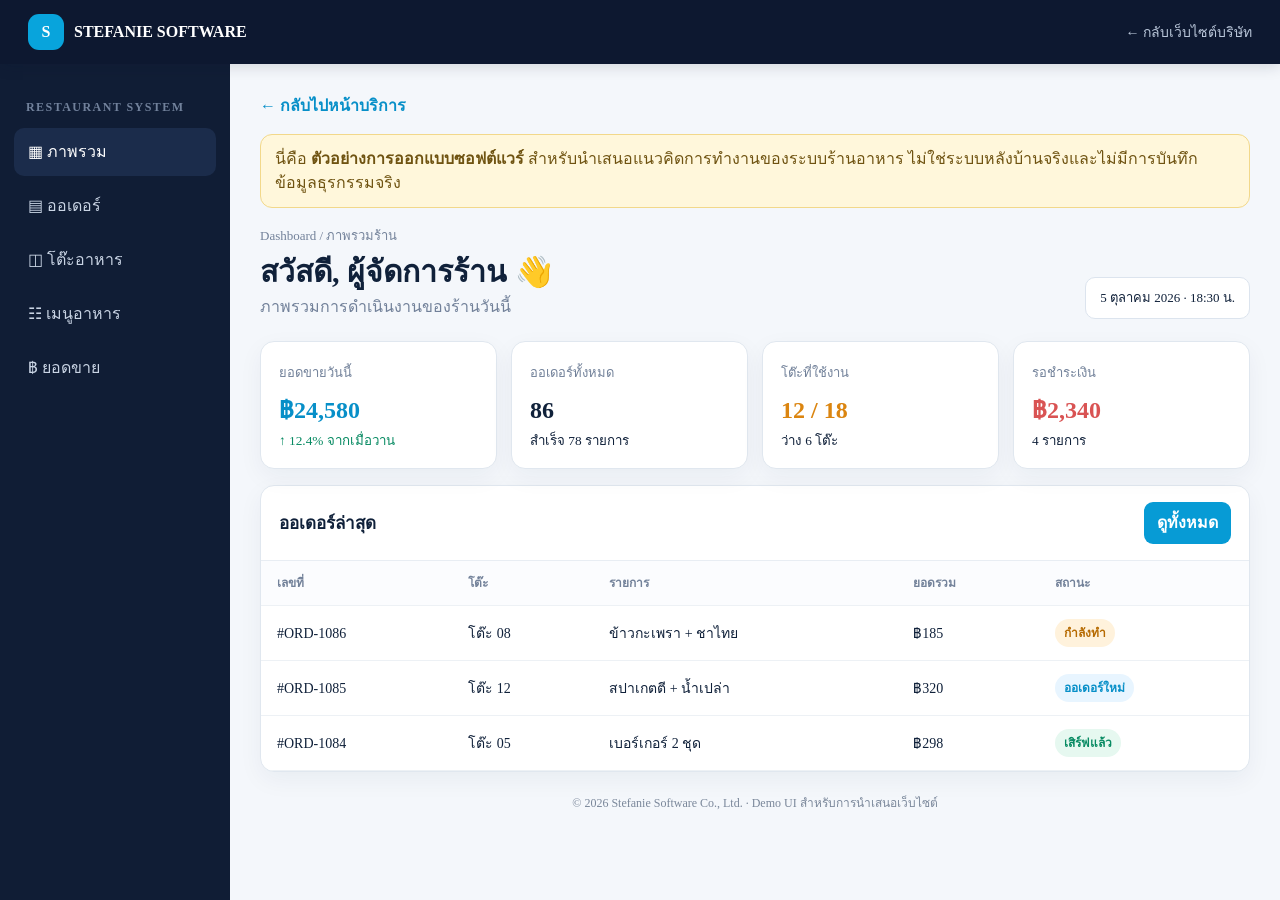
<file: demo.html>
<!doctype html>
<html lang="th">

<head>
    <meta charset="utf-8">
    <meta name="viewport" content="width=device-width, initial-scale=1, viewport-fit=cover">
    <meta name="theme-color" content="#0d1830">
    <title>ตัวอย่างซอฟต์แวร์ | สเตฟานี ซอฟแวร์ จำกัด</title>
    <meta name="description" content="ตัวอย่างหน้าระบบซอฟต์แวร์จัดการร้านอาหารของสเตฟานี ซอฟแวร์ จำกัด">
    <link href="demostyles.css" rel="stylesheet" />
</head>

<body>
    <header class="top">
        <div class="brand"><span class="mark">S</span><span>STEFANIE SOFTWARE</span></div><a href="services.html">←
            กลับเว็บไซต์บริษัท</a><button class="mobile-menu" id="menuBtn" aria-label="เปิดเมนู"
            aria-expanded="false">☰</button>
    </header>
    <div class="overlay" id="overlay"></div>
    <div class="layout">
        <aside class="side" id="sidebar">
            <h3>RESTAURANT SYSTEM</h3>
            <nav class="nav"><button class="active" data-tab="dashboard">▦ ภาพรวม</button><button data-tab="orders">▤
                    ออเดอร์</button><button data-tab="tables">◫ โต๊ะอาหาร</button><button data-tab="menu">☷
                    เมนูอาหาร</button><button data-tab="sales">฿ ยอดขาย</button></nav>
        </aside>
        <main class="main">
            <a class="back" href="services.html">← กลับไปหน้าบริการ</a>
            <div class="demo-note">นี่คือ <strong>ตัวอย่างการออกแบบซอฟต์แวร์</strong>
                สำหรับนำเสนอแนวคิดการทำงานของระบบร้านอาหาร ไม่ใช่ระบบหลังบ้านจริงและไม่มีการบันทึกข้อมูลธุรกรรมจริง
            </div>
            <section id="dashboard" class="section active">
                <div class="head">
                    <div>
                        <div class="crumb">Dashboard / ภาพรวมร้าน</div>
                        <h1>สวัสดี, ผู้จัดการร้าน 👋</h1>
                        <p>ภาพรวมการดำเนินงานของร้านวันนี้</p>
                    </div>
                    <div class="date">5 ตุลาคม 2026 · 18:30 น.</div>
                </div>
                <div class="grid">
                    <div class="stat"><span>ยอดขายวันนี้</span><strong class="blue">฿24,580</strong><small
                            class="green">↑ 12.4% จากเมื่อวาน</small></div>
                    <div class="stat"><span>ออเดอร์ทั้งหมด</span><strong>86</strong><small>สำเร็จ 78 รายการ</small>
                    </div>
                    <div class="stat"><span>โต๊ะที่ใช้งาน</span><strong class="orange">12 / 18</strong><small>ว่าง 6
                            โต๊ะ</small></div>
                    <div class="stat"><span>รอชำระเงิน</span><strong class="red">฿2,340</strong><small>4 รายการ</small>
                    </div>
                </div>
                <div class="panel">
                    <div class="panel-head">
                        <h2>ออเดอร์ล่าสุด</h2><button class="btn primary"
                            onclick="showToast('เปิดหน้ารายการออเดอร์แล้ว')">ดูทั้งหมด</button>
                    </div>
                    <div class="table-wrap">
                        <table class="table">
                            <thead>
                                <tr>
                                    <th>เลขที่</th>
                                    <th>โต๊ะ</th>
                                    <th>รายการ</th>
                                    <th>ยอดรวม</th>
                                    <th>สถานะ</th>
                                </tr>
                            </thead>
                            <tbody>
                                <tr>
                                    <td>#ORD-1086</td>
                                    <td>โต๊ะ 08</td>
                                    <td>ข้าวกะเพรา + ชาไทย</td>
                                    <td>฿185</td>
                                    <td><span class="badge b-cooking">กำลังทำ</span></td>
                                </tr>
                                <tr>
                                    <td>#ORD-1085</td>
                                    <td>โต๊ะ 12</td>
                                    <td>สปาเกตตี + น้ำเปล่า</td>
                                    <td>฿320</td>
                                    <td><span class="badge b-new">ออเดอร์ใหม่</span></td>
                                </tr>
                                <tr>
                                    <td>#ORD-1084</td>
                                    <td>โต๊ะ 05</td>
                                    <td>เบอร์เกอร์ 2 ชุด</td>
                                    <td>฿298</td>
                                    <td><span class="badge b-done">เสิร์ฟแล้ว</span></td>
                                </tr>
                            </tbody>
                        </table>
                    </div>
                </div>
            </section>
            <section id="orders" class="section">
                <div class="head">
                    <div>
                        <div class="crumb">Orders</div>
                        <h1>จัดการออเดอร์</h1>
                        <p>ติดตามสถานะออเดอร์ของลูกค้า</p>
                    </div><button class="btn primary" onclick="showToast('สร้างออเดอร์ตัวอย่างแล้ว')">+
                        สร้างออเดอร์</button>
                </div>
                <div class="panel">
                    <div class="table-wrap">
                        <table class="table">
                            <thead>
                                <tr>
                                    <th>เลขที่</th>
                                    <th>เวลา</th>
                                    <th>โต๊ะ</th>
                                    <th>ยอด</th>
                                    <th>สถานะ</th>
                                    <th>จัดการ</th>
                                </tr>
                            </thead>
                            <tbody>
                                <tr>
                                    <td>#ORD-1086</td>
                                    <td>18:24</td>
                                    <td>08</td>
                                    <td>฿185</td>
                                    <td><span class="badge b-cooking">กำลังทำ</span></td>
                                    <td><button class="btn muted"
                                            onclick="showToast('เปลี่ยนสถานะเป็นเสิร์ฟแล้ว')">อัปเดต</button></td>
                                </tr>
                                <tr>
                                    <td>#ORD-1085</td>
                                    <td>18:21</td>
                                    <td>12</td>
                                    <td>฿320</td>
                                    <td><span class="badge b-new">ออเดอร์ใหม่</span></td>
                                    <td><button class="btn muted"
                                            onclick="showToast('รับออเดอร์แล้ว')">รับออเดอร์</button></td>
                                </tr>
                                <tr>
                                    <td>#ORD-1084</td>
                                    <td>18:15</td>
                                    <td>05</td>
                                    <td>฿298</td>
                                    <td><span class="badge b-done">เสิร์ฟแล้ว</span></td>
                                    <td><button class="btn muted"
                                            onclick="showToast('เปิดรายละเอียด #ORD-1084')">รายละเอียด</button></td>
                                </tr>
                            </tbody>
                        </table>
                    </div>
                </div>
            </section>
            <section id="tables" class="section">
                <div class="head">
                    <div>
                        <div class="crumb">Tables</div>
                        <h1>จัดการโต๊ะอาหาร</h1>
                        <p>ดูสถานะโต๊ะและจำนวนออเดอร์แบบภาพรวม</p>
                    </div>
                </div>
                <div class="cards">
                    <div class="panel menu-card">
                        <div class="emoji">🟢</div>
                        <h3>โต๊ะ 01</h3>
                        <p>ว่างพร้อมรับลูกค้า</p><button class="btn primary"
                            onclick="showToast('เปิดโต๊ะ 01')">เปิดโต๊ะ</button>
                    </div>
                    <div class="panel menu-card">
                        <div class="emoji">🟠</div>
                        <h3>โต๊ะ 08</h3>
                        <p>กำลังรับประทาน · 3 รายการ</p><button class="btn muted"
                            onclick="showToast('ดูออเดอร์โต๊ะ 08')">ดูออเดอร์</button>
                    </div>
                    <div class="panel menu-card">
                        <div class="emoji">🔴</div>
                        <h3>โต๊ะ 12</h3>
                        <p>รอชำระเงิน · ฿720</p><button class="btn primary"
                            onclick="showToast('เปิดหน้าชำระเงินตัวอย่าง')">ชำระเงิน</button>
                    </div>
                </div>
            </section>
            <section id="menu" class="section">
                <div class="head">
                    <div>
                        <div class="crumb">Menu</div>
                        <h1>เมนูอาหาร</h1>
                        <p>ตัวอย่างการจัดการรายการอาหารของร้าน</p>
                    </div><button class="btn primary" onclick="showToast('เพิ่มเมนูตัวอย่างแล้ว')">+ เพิ่มเมนู</button>
                </div>
                <div class="cards">
                    <div class="panel menu-card">
                        <div class="emoji">🍛</div>
                        <h3>ข้าวกะเพราไก่</h3>
                        <p>เมนูยอดนิยมของร้าน</p><span class="price">฿79</span>
                    </div>
                    <div class="panel menu-card">
                        <div class="emoji">🍝</div>
                        <h3>สปาเกตตีคาโบนารา</h3>
                        <p>เสิร์ฟร้อน พร้อมเครื่องเคียง</p><span class="price">฿159</span>
                    </div>
                    <div class="panel menu-card">
                        <div class="emoji">🧋</div>
                        <h3>ชาไทยเย็น</h3>
                        <p>เครื่องดื่มเย็น</p><span class="price">฿55</span>
                    </div>
                </div>
            </section>
            <section id="sales" class="section">
                <div class="head">
                    <div>
                        <div class="crumb">Sales</div>
                        <h1>ยอดขาย</h1>
                        <p>สรุปข้อมูลการขายเพื่อช่วยติดตามผลการดำเนินงาน</p>
                    </div>
                </div>
                <div class="grid">
                    <div class="stat"><span>วันนี้</span><strong class="blue">฿24,580</strong></div>
                    <div class="stat"><span>สัปดาห์นี้</span><strong>฿158,420</strong></div>
                    <div class="stat"><span>เดือนนี้</span><strong>฿642,800</strong></div>
                    <div class="stat"><span>ออเดอร์เฉลี่ย</span><strong class="green">฿286</strong></div>
                </div>
                <div class="panel">
                    <div class="panel-head">
                        <h2>สรุปยอดขายรายช่วงเวลา</h2>
                    </div>
                    <div class="table-wrap">
                        <table class="table">
                            <tbody>
                                <tr>
                                    <td>11:00–13:00</td>
                                    <td>32 ออเดอร์</td>
                                    <td>฿8,240</td>
                                </tr>
                                <tr>
                                    <td>13:00–17:00</td>
                                    <td>21 ออเดอร์</td>
                                    <td>฿5,180</td>
                                </tr>
                                <tr>
                                    <td>17:00–20:00</td>
                                    <td>33 ออเดอร์</td>
                                    <td>฿11,160</td>
                                </tr>
                            </tbody>
                        </table>
                    </div>
                </div>
            </section>
            <p class="footer-note">© 2026 Stefanie Software Co., Ltd. · Demo UI สำหรับการนำเสนอเว็บไซต์</p>
        </main>
    </div>
    <div class="toast" id="toast" role="status" aria-live="polite"></div>
    <script>
        const tabs = document.querySelectorAll('[data-tab]'), sections = document.querySelectorAll('.section'), sidebar = document.getElementById('sidebar'), overlay = document.getElementById('overlay'), menuBtn = document.getElementById('menuBtn');
        function closeMenu() { sidebar.classList.remove('open'); overlay.classList.remove('show'); menuBtn.setAttribute('aria-expanded', 'false') }
        menuBtn.addEventListener('click', () => { const open = sidebar.classList.toggle('open'); overlay.classList.toggle('show', open); menuBtn.setAttribute('aria-expanded', open ? 'true' : 'false') }); overlay.addEventListener('click', closeMenu);
        tabs.forEach(b => b.addEventListener('click', () => { tabs.forEach(x => x.classList.remove('active')); sections.forEach(x => x.classList.remove('active')); b.classList.add('active'); document.getElementById(b.dataset.tab).classList.add('active'); closeMenu(); window.scrollTo({ top: 0, behavior: 'smooth' }) }));
        let timer; function showToast(t) { const e = document.getElementById('toast'); e.textContent = t; e.classList.add('show'); clearTimeout(timer); timer = setTimeout(() => e.classList.remove('show'), 2200) }
        window.addEventListener('resize', () => { if (window.innerWidth > 760) closeMenu() });
    </script>
</body>

</html>
</file>
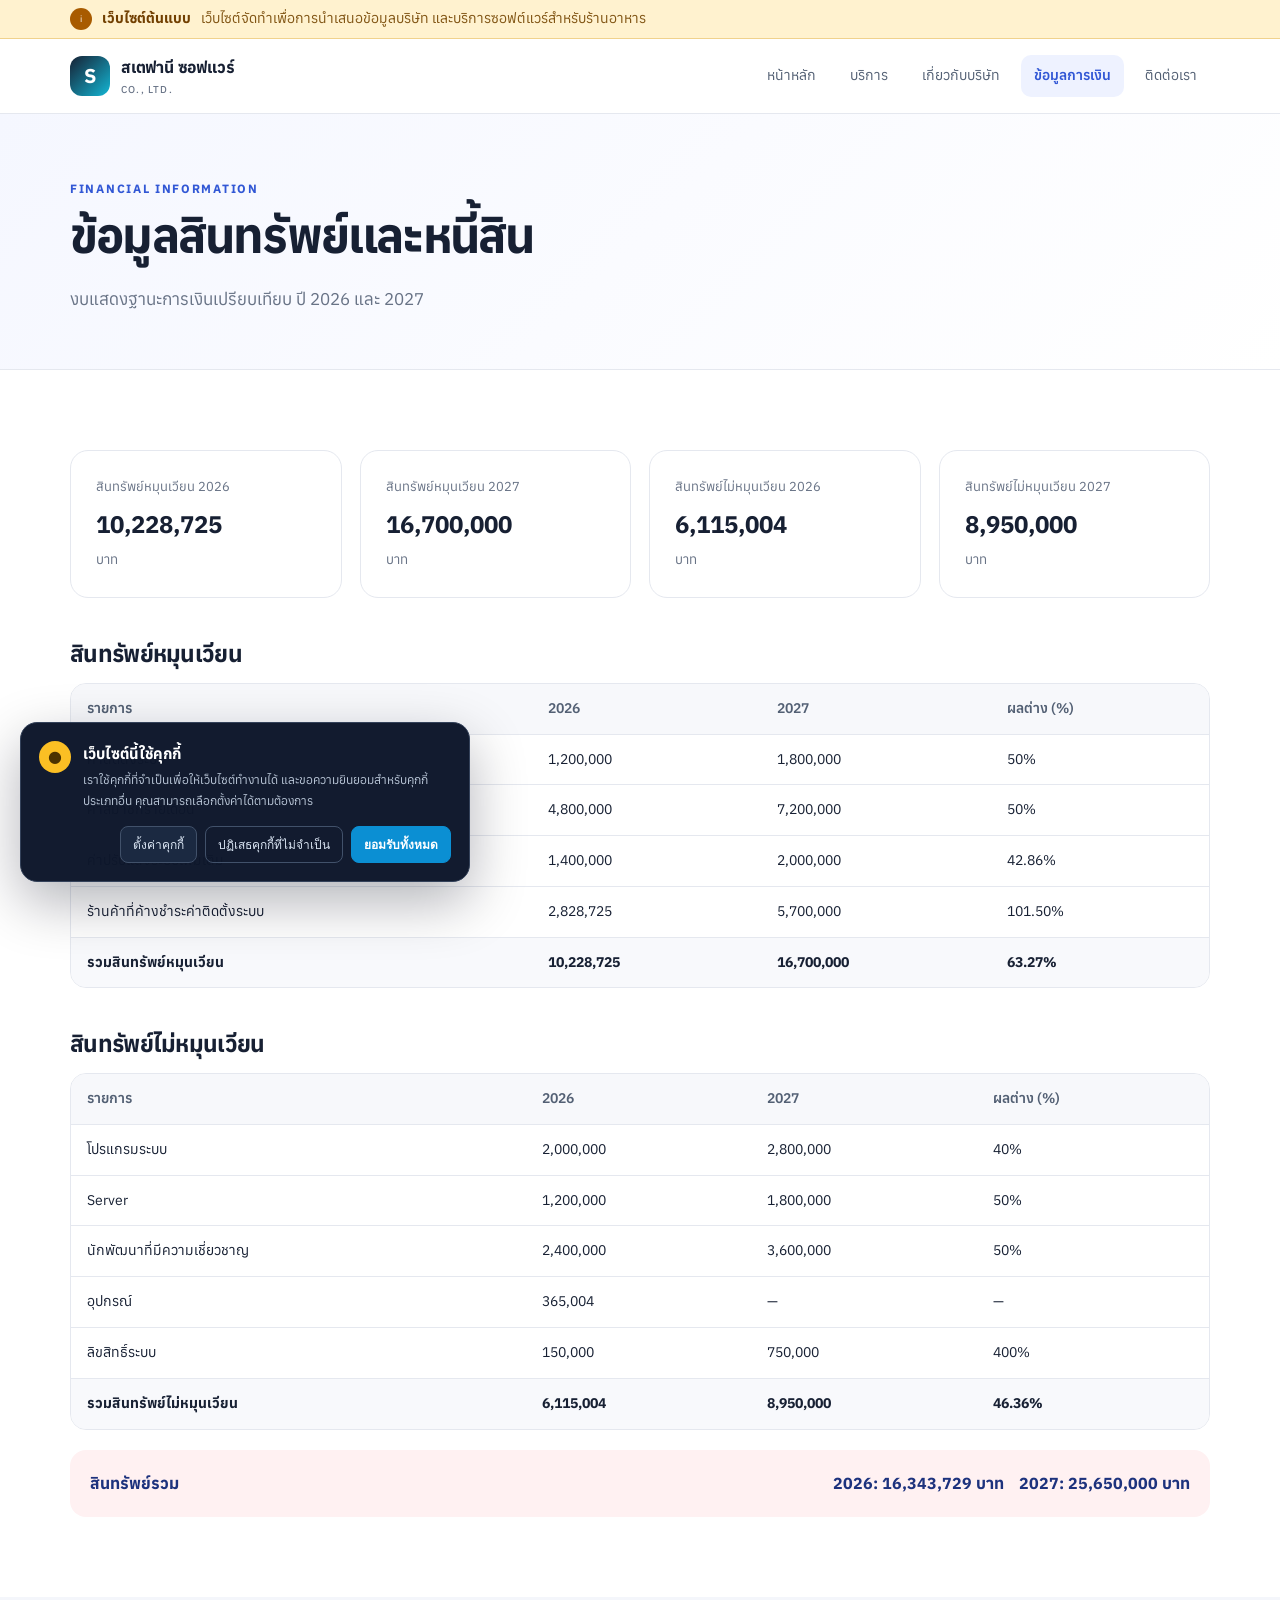
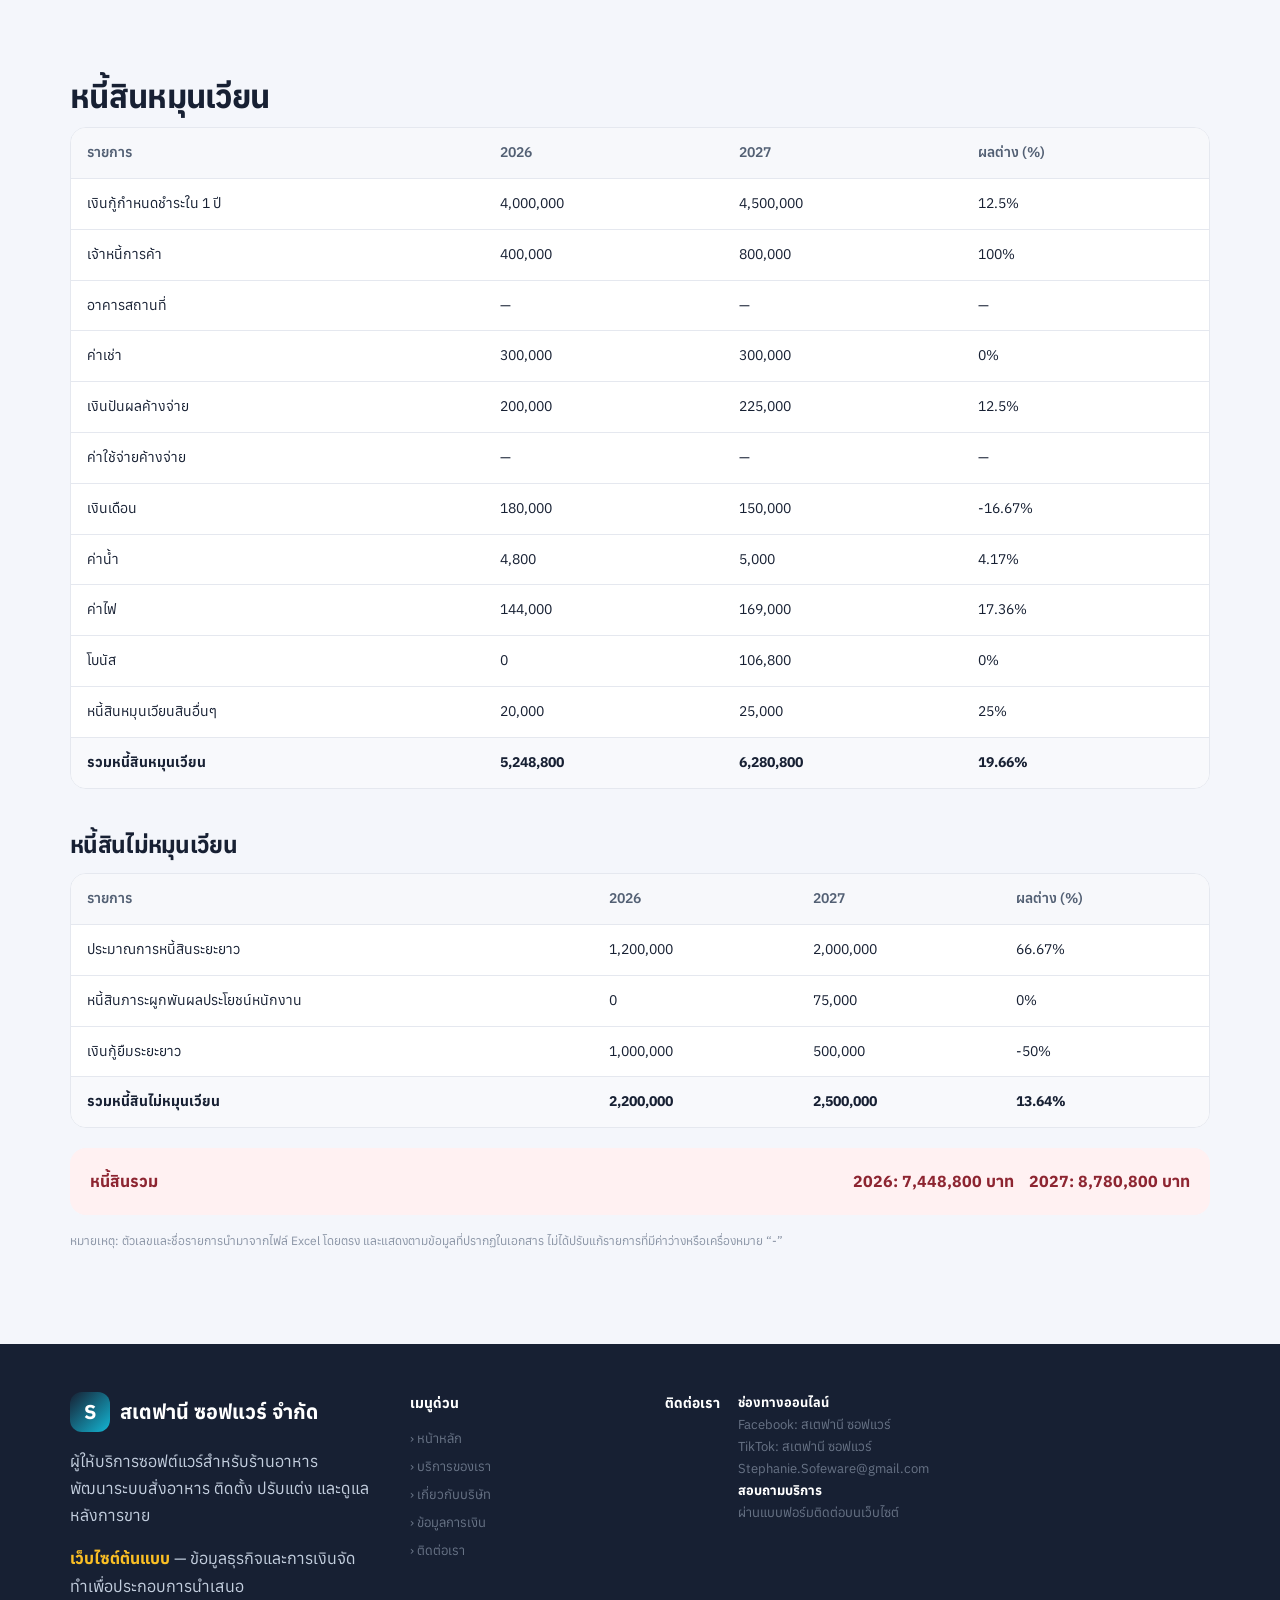
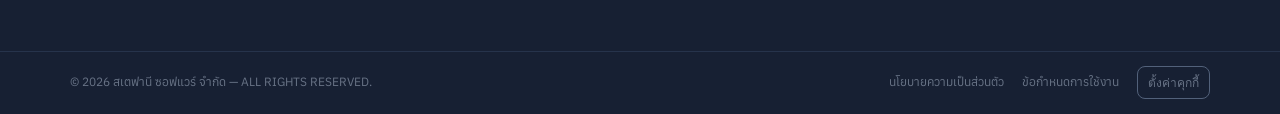
<file: finance.html>
<!DOCTYPE html>

<html lang="th">

<head>
    <meta charset="utf-8" />
    <meta content="width=device-width,initial-scale=1" name="viewport" />
    <title>ข้อมูลการเงิน | สเตฟานี ซอฟแวร์ จำกัด</title>
    <meta content="ข้อมูลสินทรัพย์และหนี้สินของบริษัท สเตฟานี ซอฟแวร์ จำกัด เปรียบเทียบปี 2026 และ 2027"
        name="description" />
    <link href="styles.css" rel="stylesheet" />
</head>

<body>
    <div class="site-notice">
        <div class="container notice-inner"><span
                class="notice-icon">i</span><strong>เว็บไซต์ต้นแบบ</strong><span>เว็บไซต์จัดทำเพื่อการนำเสนอข้อมูลบริษัท
                และบริการซอฟต์แวร์สำหรับร้านอาหาร</span></div>
    </div>
    <header class="site-header">
        <div class="container nav-wrap">
            <a class="brand" href="index.html"><span class="brand-mark">S</span><span>สเตฟานี ซอฟแวร์ <small>CO.,
                        LTD.</small></span></a>
            <button aria-expanded="false" aria-label="เปิดเมนู" class="menu-toggle" type="button">☰</button>
            <nav aria-label="เมนูหลัก" class="nav">
                <a data-nav="index.html" href="index.html">หน้าหลัก</a>
                <a data-nav="services.html" href="services.html">บริการ</a>
                <a data-nav="about.html" href="about.html">เกี่ยวกับบริษัท</a>
                <a data-nav="finance.html" href="finance.html">ข้อมูลการเงิน</a>
                <a data-nav="contact.html" href="contact.html">ติดต่อเรา</a>
            </nav>
        </div>
    </header>
    <main>
        <section class="page-hero">
            <div class="container">
                <div class="eyebrow">FINANCIAL INFORMATION</div>
                <h1>ข้อมูลสินทรัพย์และหนี้สิน</h1>
                <p>งบแสดงฐานะการเงินเปรียบเทียบ ปี 2026 และ 2027</p>
            </div>
        </section>
        <section class="section">
            <div class="container">
                <div class="stats four">
                    <div class="stat"><span>สินทรัพย์หมุนเวียน 2026</span><strong>10,228,725</strong><small>บาท</small>
                    </div>
                    <div class="stat"><span>สินทรัพย์หมุนเวียน 2027</span><strong>16,700,000</strong><small>บาท</small>
                    </div>
                    <div class="stat"><span>สินทรัพย์ไม่หมุนเวียน
                            2026</span><strong>6,115,004</strong><small>บาท</small></div>
                    <div class="stat"><span>สินทรัพย์ไม่หมุนเวียน
                            2027</span><strong>8,950,000</strong><small>บาท</small></div>
                </div>
                <h2 class="table-title">สินทรัพย์หมุนเวียน</h2>
                <div class="table-wrap">
                    <table>
                        <thead>
                            <tr>
                                <th>รายการ</th>
                                <th>2026</th>
                                <th>2027</th>
                                <th>ผลต่าง (%)</th>
                            </tr>
                        </thead>
                        <tbody>
                            <tr>
                                <td>ค่าติดตั้งระบบ</td>
                                <td>1,200,000</td>
                                <td>1,800,000</td>
                                <td>50%</td>
                            </tr>
                            <tr>
                                <td>ค่าสมาชิกรายเดือน</td>
                                <td>4,800,000</td>
                                <td>7,200,000</td>
                                <td>50%</td>
                            </tr>
                            <tr>
                                <td>ค่าปรับแต่งระบบเพิ่มเติม</td>
                                <td>1,400,000</td>
                                <td>2,000,000</td>
                                <td>42.86%</td>
                            </tr>
                            <tr>
                                <td>ร้านค้าที่ค้างชำระค่าติดตั้งระบบ</td>
                                <td>2,828,725</td>
                                <td>5,700,000</td>
                                <td>101.50%</td>
                            </tr>
                            <tr class="total">
                                <td>รวมสินทรัพย์หมุนเวียน</td>
                                <td>10,228,725</td>
                                <td>16,700,000</td>
                                <td>63.27%</td>
                            </tr>
                        </tbody>
                    </table>
                </div>
                <h2 class="table-title">สินทรัพย์ไม่หมุนเวียน</h2>
                <div class="table-wrap">
                    <table>
                        <thead>
                            <tr>
                                <th>รายการ</th>
                                <th>2026</th>
                                <th>2027</th>
                                <th>ผลต่าง (%)</th>
                            </tr>
                        </thead>
                        <tbody>
                            <tr>
                                <td>โปรแกรมระบบ</td>
                                <td>2,000,000</td>
                                <td>2,800,000</td>
                                <td>40%</td>
                            </tr>
                            <tr>
                                <td>Server</td>
                                <td>1,200,000</td>
                                <td>1,800,000</td>
                                <td>50%</td>
                            </tr>
                            <tr>
                                <td>นักพัฒนาที่มีความเชี่ยวชาญ</td>
                                <td>2,400,000</td>
                                <td>3,600,000</td>
                                <td>50%</td>
                            </tr>
                            <tr>
                                <td>อุปกรณ์</td>
                                <td>365,004</td>
                                <td>—</td>
                                <td>—</td>
                            </tr>
                            <tr>
                                <td>ลิขสิทธิ์ระบบ</td>
                                <td>150,000</td>
                                <td>750,000</td>
                                <td>400%</td>
                            </tr>
                            <tr class="total">
                                <td>รวมสินทรัพย์ไม่หมุนเวียน</td>
                                <td>6,115,004</td>
                                <td>8,950,000</td>
                                <td>46.36%</td>
                            </tr>
                        </tbody>
                    </table>
                </div>
                <div class="finance-total liabilito"><span>สินทรัพย์รวม</span><b>2026: 16,343,729 บาท</b><b>2027: 25,650,000
                        บาท</b></div>
            </div>
        </section>
        <section class="section section-soft">
            <div class="container">
                <h2>หนี้สินหมุนเวียน</h2>
                <div class="table-wrap">
                    <table>
                        <thead>
                            <tr>
                                <th>รายการ</th>
                                <th>2026</th>
                                <th>2027</th>
                                <th>ผลต่าง (%)</th>
                            </tr>
                        </thead>
                        <tbody>
                            <tr>
                                <td>เงินกู้กำหนดชำระใน 1 ปี</td>
                                <td>4,000,000</td>
                                <td>4,500,000</td>
                                <td>12.5%</td>
                            </tr>
                            <tr>
                                <td>เจ้าหนี้การค้า</td>
                                <td>400,000</td>
                                <td>800,000</td>
                                <td>100%</td>
                            </tr>
                            <tr>
                                <td>อาคารสถานที่</td>
                                <td>—</td>
                                <td>—</td>
                                <td>—</td>
                            </tr>
                            <tr>
                                <td>ค่าเช่า</td>
                                <td>300,000</td>
                                <td>300,000</td>
                                <td>0%</td>
                            </tr>
                            <tr>
                                <td>เงินปันผลค้างจ่าย</td>
                                <td>200,000</td>
                                <td>225,000</td>
                                <td>12.5%</td>
                            </tr>
                            <tr>
                                <td>ค่าใช้จ่ายค้างจ่าย</td>
                                <td>—</td>
                                <td>—</td>
                                <td>—</td>
                            </tr>
                            <tr>
                                <td>เงินเดือน</td>
                                <td>180,000</td>
                                <td>150,000</td>
                                <td>-16.67%</td>
                            </tr>
                            <tr>
                                <td>ค่าน้ำ</td>
                                <td>4,800</td>
                                <td>5,000</td>
                                <td>4.17%</td>
                            </tr>
                            <tr>
                                <td>ค่าไฟ</td>
                                <td>144,000</td>
                                <td>169,000</td>
                                <td>17.36%</td>
                            </tr>
                            <tr>
                                <td>โบนัส</td>
                                <td>0</td>
                                <td>106,800</td>
                                <td>0%</td>
                            </tr>
                            <tr>
                                <td>หนี้สินหมุนเวียนสินอื่นๆ</td>
                                <td>20,000</td>
                                <td>25,000</td>
                                <td>25%</td>
                            </tr>
                            <tr class="total">
                                <td>รวมหนี้สินหมุนเวียน</td>
                                <td>5,248,800</td>
                                <td>6,280,800</td>
                                <td>19.66%</td>
                            </tr>
                        </tbody>
                    </table>
                </div>
                <h2 class="table-title">หนี้สินไม่หมุนเวียน</h2>
                <div class="table-wrap">
                    <table>
                        <thead>
                            <tr>
                                <th>รายการ</th>
                                <th>2026</th>
                                <th>2027</th>
                                <th>ผลต่าง (%)</th>
                            </tr>
                        </thead>
                        <tbody>
                            <tr>
                                <td>ประมาณการหนี้สินระยะยาว</td>
                                <td>1,200,000</td>
                                <td>2,000,000</td>
                                <td>66.67%</td>
                            </tr>
                            <tr>
                                <td>หนี้สินภาระผูกพันผลประโยชน์หนักงาน</td>
                                <td>0</td>
                                <td>75,000</td>
                                <td>0%</td>
                            </tr>
                            <tr>
                                <td>เงินกู้ยืมระยะยาว</td>
                                <td>1,000,000</td>
                                <td>500,000</td>
                                <td>-50%</td>
                            </tr>
                            <tr class="total">
                                <td>รวมหนี้สินไม่หมุนเวียน</td>
                                <td>2,200,000</td>
                                <td>2,500,000</td>
                                <td>13.64%</td>
                            </tr>
                        </tbody>
                    </table>
                </div>
                <div class="finance-total liability"><span>หนี้สินรวม</span><b>2026: 7,448,800 บาท</b><b>2027: 8,780,800
                        บาท</b></div>
                <p class="source-note">หมายเหตุ: ตัวเลขและชื่อรายการนำมาจากไฟล์ Excel โดยตรง
                    และแสดงตามข้อมูลที่ปรากฏในเอกสาร ไม่ได้ปรับแก้รายการที่มีค่าว่างหรือเครื่องหมาย “-”</p>
            </div>
        </section>
    </main>
    <footer class="footer-about">
        <div class="footer-main">
            <div class="container footer-grid">
                <div>
                    <div class="footer-brand-AFC"><span class="brand-mark">S</span><span>สเตฟานี ซอฟแวร์ จำกัด</span></div>
                    <p>ผู้ให้บริการซอฟต์แวร์สำหรับร้านอาหาร<br />พัฒนาระบบสั่งอาหาร ติดตั้ง ปรับแต่ง และดูแลหลังการขาย
                    </p>
                    <p><strong class="footer-highlight">เว็บไซต์ต้นแบบ</strong> —
                        ข้อมูลธุรกิจและการเงินจัดทำเพื่อประกอบการนำเสนอ</p>
                </div>
                <div>
                    <h3>เมนูด่วน</h3>
                    <div class="footer-links-AFC"><a href="index.html">› หน้าหลัก</a><a href="services.html">›
                            บริการของเรา</a><a href="about.html">› เกี่ยวกับบริษัท</a><a href="finance.html">›
                            ข้อมูลการเงิน</a><a href="contact.html">› ติดต่อเรา</a></div>
                </div>
                <div>
                    <h3>ติดต่อเรา</h3>
                    <div class="contact-mini-AFC">
                        <div><strong>ช่องทางออนไลน์</strong></div>
                        <div>Facebook: สเตฟานี ซอฟแวร์ <br>TikTok: สเตฟานี ซอฟแวร์<br>Stephanie.Sofeware@gmail.com</div>
                        <div><strong>สอบถามบริการ</strong></div>
                        <div>ผ่านแบบฟอร์มติดต่อบนเว็บไซต์</div>
                    </div>
                </div>
            </div>
        </div>
        <div class="footer-bottom">
            <div class="container footer-bottom-inner">
                <div class="copyright">© 2026 สเตฟานี ซอฟแวร์ จำกัด — ALL RIGHTS RESERVED.</div>
                <div class="footer-policy-AFC"><a href="privacy.html">นโยบายความเป็นส่วนตัว</a><a
                        href="terms.html">ข้อกำหนดการใช้งาน</a><button class="cookie-settings-link"
                        data-cookie-settings="" type="button">ตั้งค่าคุกกี้</button></div>
            </div>
        </div>
    </footer>
    <div aria-label="การตั้งค่าคุกกี้" aria-live="polite" class="cookie-banner" id="cookie-banner" role="dialog">
        <div class="cookie-head">
            <div class="cookie-icon">●</div>
            <div>
                <h3>เว็บไซต์นี้ใช้คุกกี้</h3>
                <p>เราใช้คุกกี้ที่จำเป็นเพื่อให้เว็บไซต์ทำงานได้ และขอความยินยอมสำหรับคุกกี้ประเภทอื่น
                    คุณสามารถเลือกตั้งค่าได้ตามต้องการ</p>
            </div>
        </div>
        <div class="cookie-actions"><button class="manage" data-cookie-settings=""
                type="button">ตั้งค่าคุกกี้</button><button data-cookie-reject=""
                type="button">ปฏิเสธคุกกี้ที่ไม่จำเป็น</button><button class="accept-all" data-cookie-accept-all=""
                type="button">ยอมรับทั้งหมด</button></div>
    </div>
    <div aria-hidden="true" class="cookie-modal-backdrop" id="cookie-modal-backdrop">
        <div aria-labelledby="cookie-title" aria-modal="true" class="cookie-modal" role="dialog">
            <div class="cookie-modal-head">
                <div>
                    <h2 id="cookie-title">ตั้งค่าคุกกี้</h2>
                    <p>เลือกประเภทคุกกี้ที่คุณยินยอมให้เว็บไซต์ใช้ได้ คุณสามารถเปลี่ยนแปลงการตั้งค่าได้ทุกเมื่อจากปุ่ม
                        “ตั้งค่าคุกกี้” ในส่วนท้ายเว็บไซต์</p>
                </div><button aria-label="ปิด" class="cookie-close" data-cookie-close="" type="button">×</button>
            </div>
            <div class="cookie-row">
                <div><strong>คุกกี้ที่จำเป็น</strong><small>จำเป็นต่อการทำงานพื้นฐานของเว็บไซต์ เช่น
                        การจดจำการตั้งค่าคุกกี้ ไม่สามารถปิดได้</small></div><label class="toggle"><input checked=""
                        disabled="" id="cookie-necessary" type="checkbox" /><span class="slider"></span></label>
            </div>
            <div class="cookie-row">
                <div><strong>คุกกี้วิเคราะห์การใช้งาน</strong><small>ใช้เพื่อวิเคราะห์การเข้าชมและปรับปรุงประสบการณ์เว็บไซต์
                        เว็บไซต์ต้นแบบนี้ยังไม่ได้เชื่อมระบบวิเคราะห์จริง</small></div><label class="toggle"><input
                        id="cookie-analytics" type="checkbox" /><span class="slider"></span></label>
            </div>
            <div class="cookie-row">
                <div><strong>คุกกี้การตลาด</strong><small>ใช้เพื่อปรับเนื้อหาหรือการสื่อสารให้เหมาะสม
                        เว็บไซต์ต้นแบบนี้ยังไม่ได้เชื่อมระบบการตลาดจริง</small></div><label class="toggle"><input
                        id="cookie-marketing" type="checkbox" /><span class="slider"></span></label>
            </div>
            <div class="cookie-modal-actions"><button data-cookie-reject=""
                    type="button">ปฏิเสธคุกกี้ที่ไม่จำเป็น</button><button class="save" data-cookie-save=""
                    type="button">บันทึกการตั้งค่า</button><button class="accept-all" data-cookie-accept-all=""
                    type="button">ยอมรับทั้งหมด</button></div>
        </div>
    </div>
    <script src="script.js"></script>
</body>

</html>
</file>
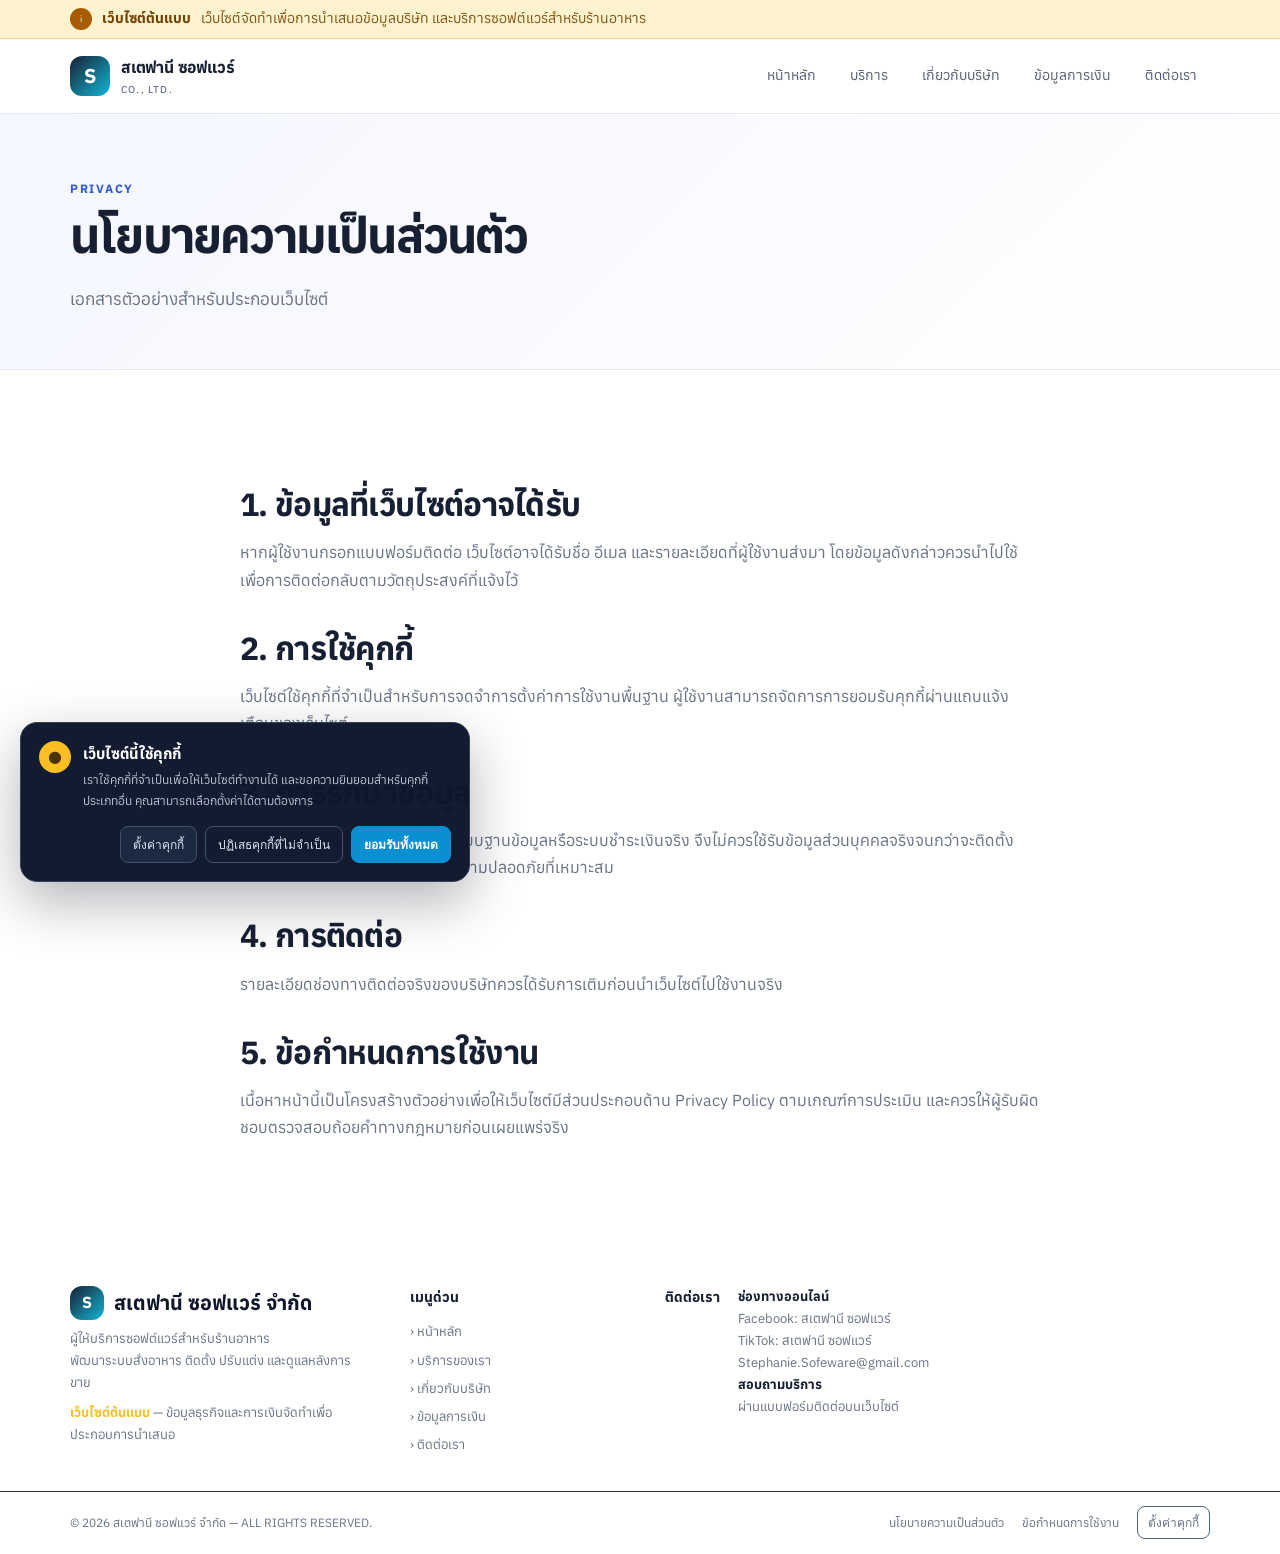
<file: privacy.html>
<!DOCTYPE html>

<html lang="th">

<head>
    <meta charset="utf-8" />
    <meta content="width=device-width,initial-scale=1" name="viewport" />
    <title>นโยบายความเป็นส่วนตัว | สเตฟานี ซอฟแวร์ จำกัด</title>
    <meta content="นโยบายความเป็นส่วนตัวของเว็บไซต์บริษัท สเตฟานี ซอฟแวร์ จำกัด" name="description" />
    <link href="styles.css" rel="stylesheet" />
</head>

<body>
    <div class="site-notice">
        <div class="container notice-inner"><span
                class="notice-icon">i</span><strong>เว็บไซต์ต้นแบบ</strong><span>เว็บไซต์จัดทำเพื่อการนำเสนอข้อมูลบริษัท
                และบริการซอฟต์แวร์สำหรับร้านอาหาร</span></div>
    </div>
    <header class="site-header">
        <div class="container nav-wrap">
            <a class="brand" href="index.html"><span class="brand-mark">S</span><span>สเตฟานี ซอฟแวร์ <small>CO.,
                        LTD.</small></span></a>
            <button aria-expanded="false" aria-label="เปิดเมนู" class="menu-toggle" type="button">☰</button>
            <nav aria-label="เมนูหลัก" class="nav">
                <a data-nav="index.html" href="index.html">หน้าหลัก</a>
                <a data-nav="services.html" href="services.html">บริการ</a>
                <a data-nav="about.html" href="about.html">เกี่ยวกับบริษัท</a>
                <a data-nav="finance.html" href="finance.html">ข้อมูลการเงิน</a>
                <a data-nav="contact.html" href="contact.html">ติดต่อเรา</a>
            </nav>
        </div>
    </header>
    <main>
        <section class="page-hero">
            <div class="container">
                <div class="eyebrow">PRIVACY</div>
                <h1>นโยบายความเป็นส่วนตัว</h1>
                <p>เอกสารตัวอย่างสำหรับประกอบเว็บไซต์</p>
            </div>
        </section>
        <section class="section">
            <div class="container article">
                <h2>1. ข้อมูลที่เว็บไซต์อาจได้รับ</h2>
                <p>หากผู้ใช้งานกรอกแบบฟอร์มติดต่อ เว็บไซต์อาจได้รับชื่อ อีเมล และรายละเอียดที่ผู้ใช้งานส่งมา
                    โดยข้อมูลดังกล่าวควรนำไปใช้เพื่อการติดต่อกลับตามวัตถุประสงค์ที่แจ้งไว้</p>
                <h2>2. การใช้คุกกี้</h2>
                <p>เว็บไซต์ใช้คุกกี้ที่จำเป็นสำหรับการจดจำการตั้งค่าการใช้งานพื้นฐาน
                    ผู้ใช้งานสามารถจัดการการยอมรับคุกกี้ผ่านแถบแจ้งเตือนของเว็บไซต์</p>
                <h2>3. การรักษาข้อมูล</h2>
                <p>เว็บไซต์ตัวอย่างนี้ยังไม่ได้เชื่อมต่อระบบฐานข้อมูลหรือระบบชำระเงินจริง
                    จึงไม่ควรใช้รับข้อมูลส่วนบุคคลจริงจนกว่าจะติดตั้งระบบหลังบ้านและมาตรการรักษาความปลอดภัยที่เหมาะสม
                </p>
                <h2>4. การติดต่อ</h2>
                <p>รายละเอียดช่องทางติดต่อจริงของบริษัทควรได้รับการเติมก่อนนำเว็บไซต์ไปใช้งานจริง</p>
                <h2>5. ข้อกำหนดการใช้งาน</h2>
                <p>เนื้อหาหน้านี้เป็นโครงสร้างตัวอย่างเพื่อให้เว็บไซต์มีส่วนประกอบด้าน Privacy Policy ตามเกณฑ์การประเมิน
                    และควรให้ผู้รับผิดชอบตรวจสอบถ้อยคำทางกฎหมายก่อนเผยแพร่จริง</p>
            </div>
        </section>
    </main>
    <footer class="footer">
        <div class="footer-main">
            <div class="container footer-grid">
                <div>
                    <div class="footer-brand"><span class="brand-mark">S</span><span>สเตฟานี ซอฟแวร์ จำกัด</span></div>
                    <p>ผู้ให้บริการซอฟต์แวร์สำหรับร้านอาหาร<br />พัฒนาระบบสั่งอาหาร ติดตั้ง ปรับแต่ง และดูแลหลังการขาย
                    </p>
                    <p><strong class="footer-highlight">เว็บไซต์ต้นแบบ</strong> —
                        ข้อมูลธุรกิจและการเงินจัดทำเพื่อประกอบการนำเสนอ</p>
                </div>
                <div>
                    <h3>เมนูด่วน</h3>
                    <div class="footer-links"><a href="index.html">› หน้าหลัก</a><a href="services.html">›
                            บริการของเรา</a><a href="about.html">› เกี่ยวกับบริษัท</a><a href="finance.html">›
                            ข้อมูลการเงิน</a><a href="contact.html">› ติดต่อเรา</a></div>
                </div>
                <div>
                    <h3>ติดต่อเรา</h3>
                    <div class="contact-mini">
                        <div><strong>ช่องทางออนไลน์</strong></div>
                        <div>Facebook: สเตฟานี ซอฟแวร์ <br>TikTok: สเตฟานี ซอฟแวร์<br>Stephanie.Sofeware@gmail.com</div>
                        <div><strong>สอบถามบริการ</strong></div>
                        <div>ผ่านแบบฟอร์มติดต่อบนเว็บไซต์</div>
                    </div>
                </div>
            </div>
        </div>
        <div class="footer-bottom">
            <div class="container footer-bottom-inner">
                <div class="copyright">© 2026 สเตฟานี ซอฟแวร์ จำกัด — ALL RIGHTS RESERVED.</div>
                <div class="footer-policy"><a href="privacy.html">นโยบายความเป็นส่วนตัว</a><a
                        href="terms.html">ข้อกำหนดการใช้งาน</a><button class="cookie-settings-link"
                        data-cookie-settings="" type="button">ตั้งค่าคุกกี้</button></div>
            </div>
        </div>
    </footer>
    <div aria-label="การตั้งค่าคุกกี้" aria-live="polite" class="cookie-banner" id="cookie-banner" role="dialog">
        <div class="cookie-head">
            <div class="cookie-icon">●</div>
            <div>
                <h3>เว็บไซต์นี้ใช้คุกกี้</h3>
                <p>เราใช้คุกกี้ที่จำเป็นเพื่อให้เว็บไซต์ทำงานได้ และขอความยินยอมสำหรับคุกกี้ประเภทอื่น
                    คุณสามารถเลือกตั้งค่าได้ตามต้องการ</p>
            </div>
        </div>
        <div class="cookie-actions"><button class="manage" data-cookie-settings=""
                type="button">ตั้งค่าคุกกี้</button><button data-cookie-reject=""
                type="button">ปฏิเสธคุกกี้ที่ไม่จำเป็น</button><button class="accept-all" data-cookie-accept-all=""
                type="button">ยอมรับทั้งหมด</button></div>
    </div>
    <div aria-hidden="true" class="cookie-modal-backdrop" id="cookie-modal-backdrop">
        <div aria-labelledby="cookie-title" aria-modal="true" class="cookie-modal" role="dialog">
            <div class="cookie-modal-head">
                <div>
                    <h2 id="cookie-title">ตั้งค่าคุกกี้</h2>
                    <p>เลือกประเภทคุกกี้ที่คุณยินยอมให้เว็บไซต์ใช้ได้ คุณสามารถเปลี่ยนแปลงการตั้งค่าได้ทุกเมื่อจากปุ่ม
                        “ตั้งค่าคุกกี้” ในส่วนท้ายเว็บไซต์</p>
                </div><button aria-label="ปิด" class="cookie-close" data-cookie-close="" type="button">×</button>
            </div>
            <div class="cookie-row">
                <div><strong>คุกกี้ที่จำเป็น</strong><small>จำเป็นต่อการทำงานพื้นฐานของเว็บไซต์ เช่น
                        การจดจำการตั้งค่าคุกกี้ ไม่สามารถปิดได้</small></div><label class="toggle"><input checked=""
                        disabled="" id="cookie-necessary" type="checkbox" /><span class="slider"></span></label>
            </div>
            <div class="cookie-row">
                <div><strong>คุกกี้วิเคราะห์การใช้งาน</strong><small>ใช้เพื่อวิเคราะห์การเข้าชมและปรับปรุงประสบการณ์เว็บไซต์
                        เว็บไซต์ต้นแบบนี้ยังไม่ได้เชื่อมระบบวิเคราะห์จริง</small></div><label class="toggle"><input
                        id="cookie-analytics" type="checkbox" /><span class="slider"></span></label>
            </div>
            <div class="cookie-row">
                <div><strong>คุกกี้การตลาด</strong><small>ใช้เพื่อปรับเนื้อหาหรือการสื่อสารให้เหมาะสม
                        เว็บไซต์ต้นแบบนี้ยังไม่ได้เชื่อมระบบการตลาดจริง</small></div><label class="toggle"><input
                        id="cookie-marketing" type="checkbox" /><span class="slider"></span></label>
            </div>
            <div class="cookie-modal-actions"><button data-cookie-reject=""
                    type="button">ปฏิเสธคุกกี้ที่ไม่จำเป็น</button><button class="save" data-cookie-save=""
                    type="button">บันทึกการตั้งค่า</button><button class="accept-all" data-cookie-accept-all=""
                    type="button">ยอมรับทั้งหมด</button></div>
        </div>
    </div>
    <script src="script.js"></script>
</body>

</html>
</file>
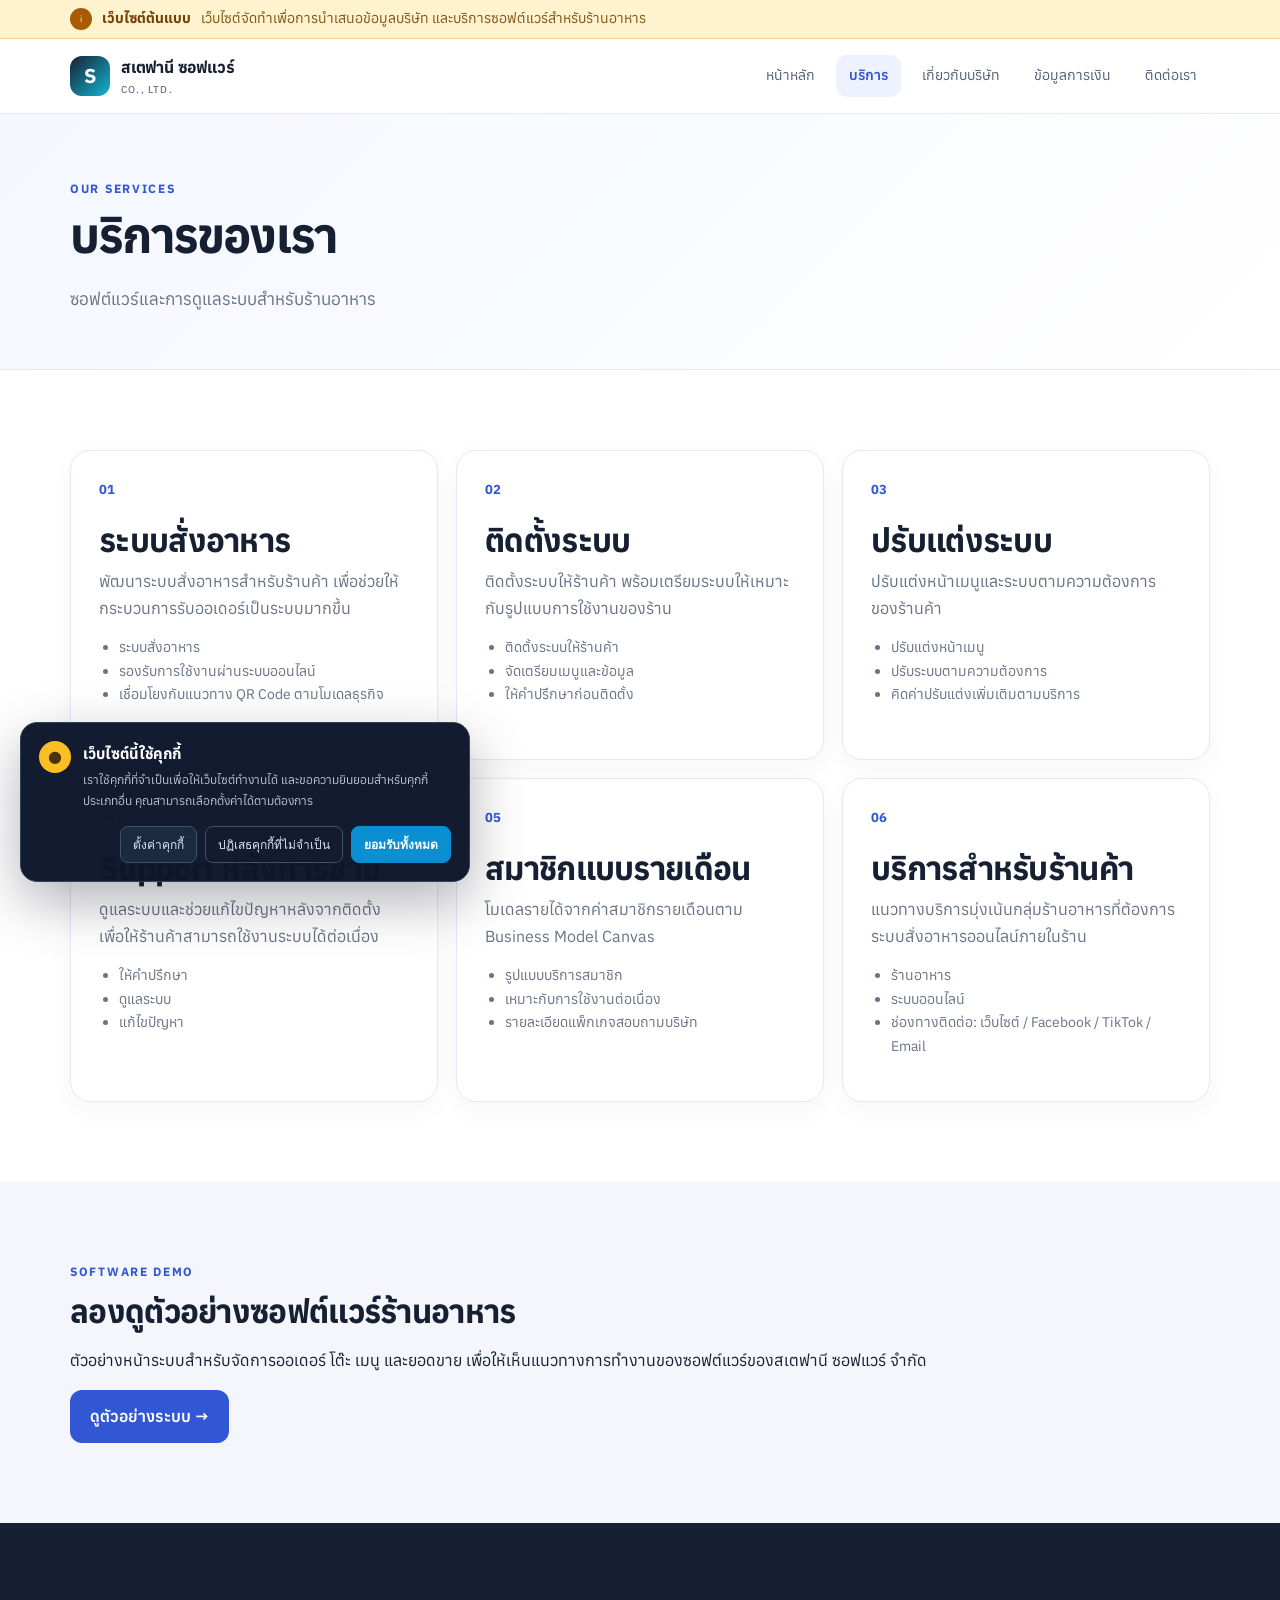
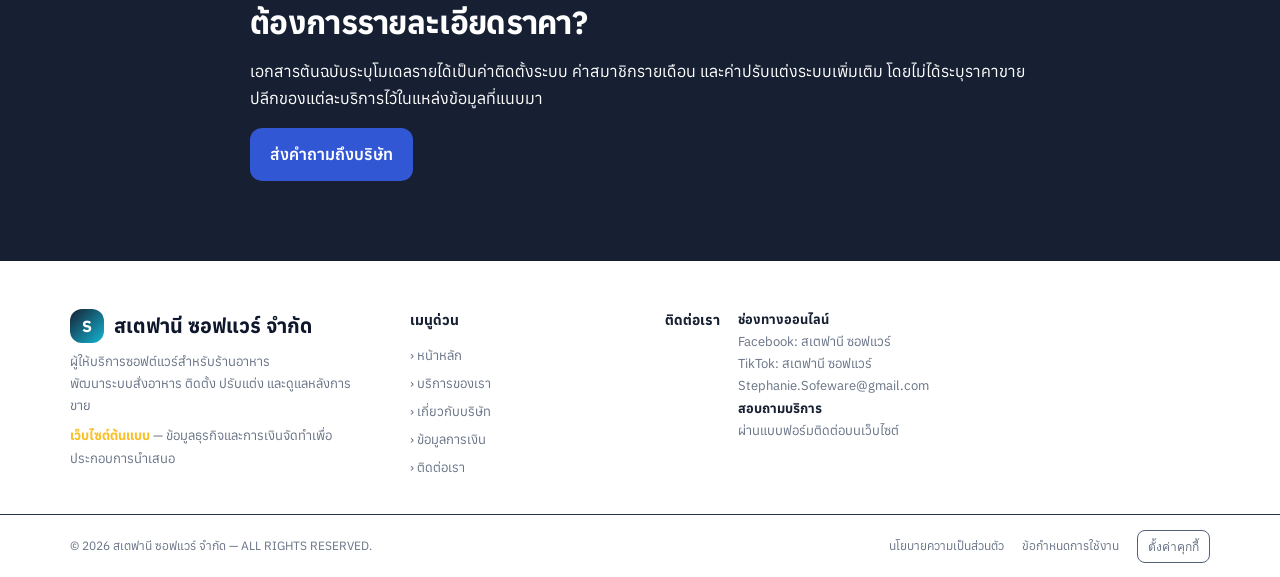
<file: services.html>
<!DOCTYPE html>

<html lang="th">

<head>
    <meta charset="utf-8" />
    <meta content="width=device-width,initial-scale=1" name="viewport" />
    <title>บริการ | สเตฟานี ซอฟแวร์ จำกัด</title>
    <meta content="บริการซอฟต์แวร์สำหรับร้านอาหาร ระบบสั่งอาหาร ติดตั้ง ปรับแต่ง และ Support" name="description" />
    <link href="styles.css" rel="stylesheet" />
</head>

<body>
    <div class="site-notice">
        <div class="container notice-inner"><span
                class="notice-icon">i</span><strong>เว็บไซต์ต้นแบบ</strong><span>เว็บไซต์จัดทำเพื่อการนำเสนอข้อมูลบริษัท
                และบริการซอฟต์แวร์สำหรับร้านอาหาร</span></div>
    </div>
    <header class="site-header">
        <div class="container nav-wrap">
            <a class="brand" href="index.html"><span class="brand-mark">S</span><span>สเตฟานี ซอฟแวร์ <small>CO.,
                        LTD.</small></span></a>
            <button aria-expanded="false" aria-label="เปิดเมนู" class="menu-toggle" type="button">☰</button>
            <nav aria-label="เมนูหลัก" class="nav">
                <a data-nav="index.html" href="index.html">หน้าหลัก</a>
                <a data-nav="services.html" href="services.html">บริการ</a>
                <a data-nav="about.html" href="about.html">เกี่ยวกับบริษัท</a>
                <a data-nav="finance.html" href="finance.html">ข้อมูลการเงิน</a>
                <a data-nav="contact.html" href="contact.html">ติดต่อเรา</a>
            </nav>
        </div>
    </header>
    <main>
        <section class="page-hero">
            <div class="container">
                <div class="eyebrow">OUR SERVICES</div>
                <h1>บริการของเรา</h1>
                <p>ซอฟต์แวร์และการดูแลระบบสำหรับร้านอาหาร </p>
            </div>
        </section>
        <section class="section">
            <div class="container">
                <div class="cards three">
                    <article class="card service-card">
                        <div class="service-num">01</div>
                        <h2>ระบบสั่งอาหาร</h2>
                        <p>พัฒนาระบบสั่งอาหารสำหรับร้านค้า เพื่อช่วยให้กระบวนการรับออเดอร์เป็นระบบมากขึ้น</p>
                        <ul>
                            <li>ระบบสั่งอาหาร</li>
                            <li>รองรับการใช้งานผ่านระบบออนไลน์</li>
                            <li>เชื่อมโยงกับแนวทาง QR Code ตามโมเดลธุรกิจ</li>
                        </ul>
                    </article>
                    <article class="card service-card">
                        <div class="service-num">02</div>
                        <h2>ติดตั้งระบบ</h2>
                        <p>ติดตั้งระบบให้ร้านค้า พร้อมเตรียมระบบให้เหมาะกับรูปแบบการใช้งานของร้าน</p>
                        <ul>
                            <li>ติดตั้งระบบให้ร้านค้า</li>
                            <li>จัดเตรียมเมนูและข้อมูล</li>
                            <li>ให้คำปรึกษาก่อนติดตั้ง</li>
                        </ul>
                    </article>
                    <article class="card service-card">
                        <div class="service-num">03</div>
                        <h2>ปรับแต่งระบบ</h2>
                        <p>ปรับแต่งหน้าเมนูและระบบตามความต้องการของร้านค้า</p>
                        <ul>
                            <li>ปรับแต่งหน้าเมนู</li>
                            <li>ปรับระบบตามความต้องการ</li>
                            <li>คิดค่าปรับแต่งเพิ่มเติมตามบริการ</li>
                        </ul>
                    </article>
                    <article class="card service-card">
                        <div class="service-num">04</div>
                        <h2>Support หลังการขาย</h2>
                        <p>ดูแลระบบและช่วยแก้ไขปัญหาหลังจากติดตั้ง เพื่อให้ร้านค้าสามารถใช้งานระบบได้ต่อเนื่อง</p>
                        <ul>
                            <li>ให้คำปรึกษา</li>
                            <li>ดูแลระบบ</li>
                            <li>แก้ไขปัญหา</li>
                        </ul>
                    </article>
                    <article class="card service-card">
                        <div class="service-num">05</div>
                        <h2>สมาชิกแบบรายเดือน</h2>
                        <p>โมเดลรายได้จากค่าสมาชิกรายเดือนตาม Business Model Canvas</p>
                        <ul>
                            <li>รูปแบบบริการสมาชิก</li>
                            <li>เหมาะกับการใช้งานต่อเนื่อง</li>
                            <li>รายละเอียดแพ็กเกจสอบถามบริษัท</li>
                        </ul>
                    </article>
                    <article class="card service-card">
                        <div class="service-num">06</div>
                        <h2>บริการสำหรับร้านค้า</h2>
                        <p>แนวทางบริการมุ่งเน้นกลุ่มร้านอาหารที่ต้องการระบบสั่งอาหารออนไลน์ภายในร้าน</p>
                        <ul>
                            <li>ร้านอาหาร</li>
                            <li>ระบบออนไลน์</li>
                            <li>ช่องทางติดต่อ: เว็บไซต์ / Facebook / TikTok / Email</li>
                        </ul>
                    </article>
                </div>
            </div>
        </section>
        <section class="section section-soft">
            <div class="container demo-callout">
                <div>
                    <div class="eyebrow">SOFTWARE DEMO</div>
                    <h2>ลองดูตัวอย่างซอฟต์แวร์ร้านอาหาร</h2>
                    <p>ตัวอย่างหน้าระบบสำหรับจัดการออเดอร์ โต๊ะ เมนู และยอดขาย
                        เพื่อให้เห็นแนวทางการทำงานของซอฟต์แวร์ของสเตฟานี
                        ซอฟแวร์ จำกัด</p>
                </div>
                <a class="btn btn-primary" href="demo.html">ดูตัวอย่างระบบ →</a>
            </div>
        </section>
        <section class="section section-ink">
            <div class="container narrow">
                <h2>ต้องการรายละเอียดราคา?</h2>
                <p>เอกสารต้นฉบับระบุโมเดลรายได้เป็นค่าติดตั้งระบบ ค่าสมาชิกรายเดือน และค่าปรับแต่งระบบเพิ่มเติม
                    โดยไม่ได้ระบุราคาขายปลีกของแต่ละบริการไว้ในแหล่งข้อมูลที่แนบมา</p><a class="btn btn-primary"
                    href="contact.html">ส่งคำถามถึงบริษัท</a>
            </div>
        </section>
    </main>
    <footer class="footer">
        <div class="footer-main">
            <div class="container footer-grid">
                <div>
                    <div class="footer-brand"><span class="brand-mark">S</span><span>สเตฟานี ซอฟแวร์ จำกัด</span></div>
                    <p>ผู้ให้บริการซอฟต์แวร์สำหรับร้านอาหาร<br />พัฒนาระบบสั่งอาหาร ติดตั้ง ปรับแต่ง และดูแลหลังการขาย
                    </p>
                    <p><strong class="footer-highlight">เว็บไซต์ต้นแบบ</strong> —
                        ข้อมูลธุรกิจและการเงินจัดทำเพื่อประกอบการนำเสนอ</p>
                </div>
                <div>
                    <h3>เมนูด่วน</h3>
                    <div class="footer-links"><a href="index.html">› หน้าหลัก</a><a href="services.html">›
                            บริการของเรา</a><a href="about.html">› เกี่ยวกับบริษัท</a><a href="finance.html">›
                            ข้อมูลการเงิน</a><a href="contact.html">› ติดต่อเรา</a></div>
                </div>
                <div>
                    <h3>ติดต่อเรา</h3>
                    <div class="contact-mini">
                        <div><strong>ช่องทางออนไลน์</strong></div>
                        <div>Facebook: สเตฟานี ซอฟแวร์ <br>TikTok: สเตฟานี ซอฟแวร์<br>Stephanie.Sofeware@gmail.com</div>
                        <div><strong>สอบถามบริการ</strong></div>
                        <div>ผ่านแบบฟอร์มติดต่อบนเว็บไซต์</div>
                    </div>
                </div>
            </div>
        </div>
        <div class="footer-bottom">
            <div class="container footer-bottom-inner">
                <div class="copyright">© 2026 สเตฟานี ซอฟแวร์ จำกัด — ALL RIGHTS RESERVED.</div>
                <div class="footer-policy"><a href="privacy.html">นโยบายความเป็นส่วนตัว</a><a
                        href="terms.html">ข้อกำหนดการใช้งาน</a><button class="cookie-settings-link"
                        data-cookie-settings="" type="button">ตั้งค่าคุกกี้</button></div>
            </div>
        </div>
    </footer>
    <div aria-label="การตั้งค่าคุกกี้" aria-live="polite" class="cookie-banner" id="cookie-banner" role="dialog">
        <div class="cookie-head">
            <div class="cookie-icon">●</div>
            <div>
                <h3>เว็บไซต์นี้ใช้คุกกี้</h3>
                <p>เราใช้คุกกี้ที่จำเป็นเพื่อให้เว็บไซต์ทำงานได้ และขอความยินยอมสำหรับคุกกี้ประเภทอื่น
                    คุณสามารถเลือกตั้งค่าได้ตามต้องการ</p>
            </div>
        </div>
        <div class="cookie-actions"><button class="manage" data-cookie-settings=""
                type="button">ตั้งค่าคุกกี้</button><button data-cookie-reject=""
                type="button">ปฏิเสธคุกกี้ที่ไม่จำเป็น</button><button class="accept-all" data-cookie-accept-all=""
                type="button">ยอมรับทั้งหมด</button></div>
    </div>
    <div aria-hidden="true" class="cookie-modal-backdrop" id="cookie-modal-backdrop">
        <div aria-labelledby="cookie-title" aria-modal="true" class="cookie-modal" role="dialog">
            <div class="cookie-modal-head">
                <div>
                    <h2 id="cookie-title">ตั้งค่าคุกกี้</h2>
                    <p>เลือกประเภทคุกกี้ที่คุณยินยอมให้เว็บไซต์ใช้ได้ คุณสามารถเปลี่ยนแปลงการตั้งค่าได้ทุกเมื่อจากปุ่ม
                        “ตั้งค่าคุกกี้” ในส่วนท้ายเว็บไซต์</p>
                </div><button aria-label="ปิด" class="cookie-close" data-cookie-close="" type="button">×</button>
            </div>
            <div class="cookie-row">
                <div><strong>คุกกี้ที่จำเป็น</strong><small>จำเป็นต่อการทำงานพื้นฐานของเว็บไซต์ เช่น
                        การจดจำการตั้งค่าคุกกี้ ไม่สามารถปิดได้</small></div><label class="toggle"><input checked=""
                        disabled="" id="cookie-necessary" type="checkbox" /><span class="slider"></span></label>
            </div>
            <div class="cookie-row">
                <div><strong>คุกกี้วิเคราะห์การใช้งาน</strong><small>ใช้เพื่อวิเคราะห์การเข้าชมและปรับปรุงประสบการณ์เว็บไซต์
                        เว็บไซต์ต้นแบบนี้ยังไม่ได้เชื่อมระบบวิเคราะห์จริง</small></div><label class="toggle"><input
                        id="cookie-analytics" type="checkbox" /><span class="slider"></span></label>
            </div>
            <div class="cookie-row">
                <div><strong>คุกกี้การตลาด</strong><small>ใช้เพื่อปรับเนื้อหาหรือการสื่อสารให้เหมาะสม
                        เว็บไซต์ต้นแบบนี้ยังไม่ได้เชื่อมระบบการตลาดจริง</small></div><label class="toggle"><input
                        id="cookie-marketing" type="checkbox" /><span class="slider"></span></label>
            </div>
            <div class="cookie-modal-actions"><button data-cookie-reject=""
                    type="button">ปฏิเสธคุกกี้ที่ไม่จำเป็น</button><button class="save" data-cookie-save=""
                    type="button">บันทึกการตั้งค่า</button><button class="accept-all" data-cookie-accept-all=""
                    type="button">ยอมรับทั้งหมด</button></div>
        </div>
    </div>
    <script src="script.js"></script>
</body>

</html>
</file>
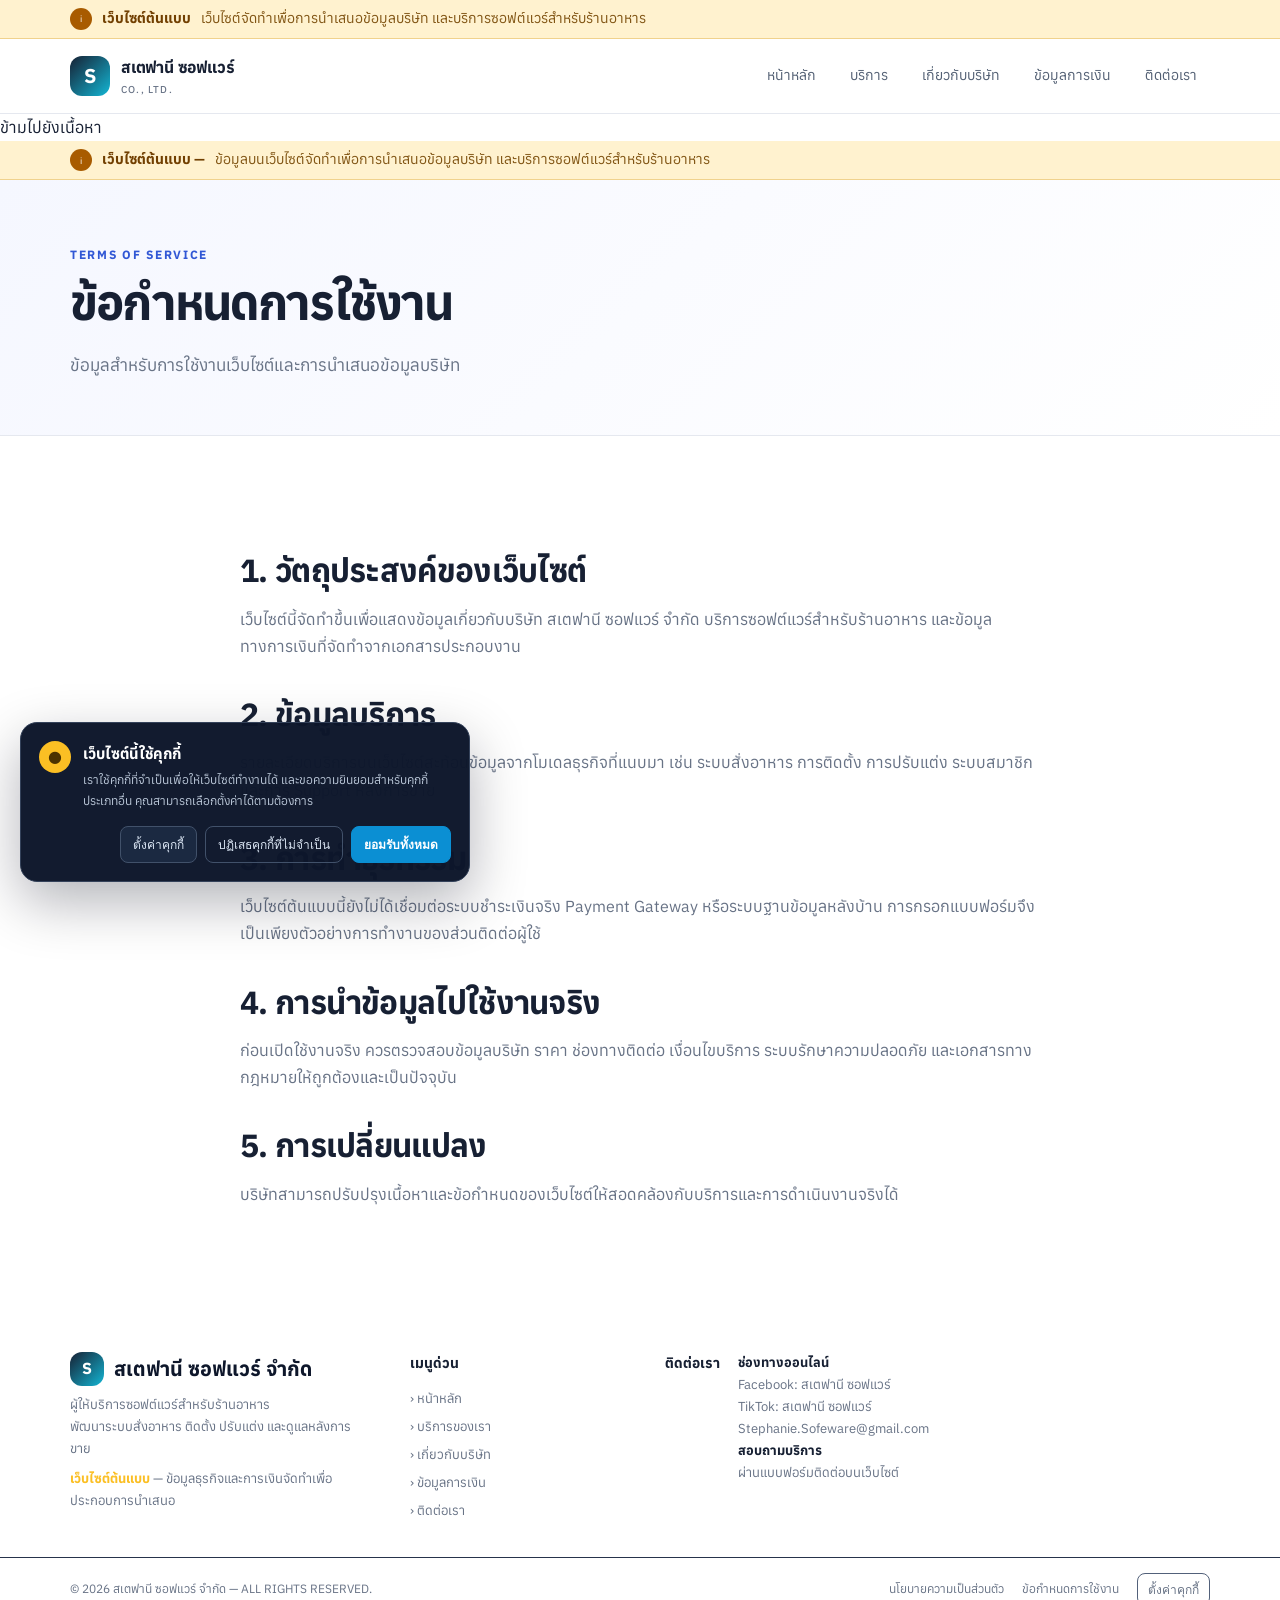
<file: terms.html>
<!DOCTYPE html>
<html lang="th">

<head>
    <meta charset="utf-8" />
    <meta content="width=device-width,initial-scale=1" name="viewport" />
    <title>ข้อกำหนดการใช้งาน | สเตฟานี ซอฟแวร์ จำกัด</title>
    <meta content="ข้อกำหนดการใช้งานเว็บไซต์บริษัท สเตฟานี ซอฟแวร์ จำกัด" name="description" />
    <meta content="index,follow" name="robots" />
    <link href="styles.css" rel="stylesheet" />
</head>

<body>
    <div class="site-notice">
        <div class="container notice-inner"><span
                class="notice-icon">i</span><strong>เว็บไซต์ต้นแบบ</strong><span>เว็บไซต์จัดทำเพื่อการนำเสนอข้อมูลบริษัท
                และบริการซอฟต์แวร์สำหรับร้านอาหาร</span></div>
    </div>
    <header class="site-header">
        <div class="container nav-wrap">
            <a class="brand" href="index.html"><span class="brand-mark">S</span><span>สเตฟานี ซอฟแวร์ <small>CO.,
                        LTD.</small></span></a>
            <button aria-expanded="false" aria-label="เปิดเมนู" class="menu-toggle" type="button">☰</button>
            <nav aria-label="เมนูหลัก" class="nav">
                <a data-nav="index.html" href="index.html">หน้าหลัก</a>
                <a data-nav="services.html" href="services.html">บริการ</a>
                <a data-nav="about.html" href="about.html">เกี่ยวกับบริษัท</a>
                <a data-nav="finance.html" href="finance.html">ข้อมูลการเงิน</a>
                <a data-nav="contact.html" href="contact.html">ติดต่อเรา</a>
            </nav>
        </div>
    </header>
    <a class="skip-link" href="#main">ข้ามไปยังเนื้อหา</a>
    <div class="site-notice">
        <div class="container notice-inner"><span class="notice-icon">i</span><strong>เว็บไซต์ต้นแบบ
                —</strong><span>ข้อมูลบนเว็บไซต์จัดทำเพื่อการนำเสนอข้อมูลบริษัท และบริการซอฟต์แวร์สำหรับร้านอาหาร</span>
        </div>
    </div>

    <main id="main">
        <section class="page-hero">
            <div class="container">
                <div class="eyebrow">TERMS OF SERVICE</div>
                <h1>ข้อกำหนดการใช้งาน</h1>
                <p>ข้อมูลสำหรับการใช้งานเว็บไซต์และการนำเสนอข้อมูลบริษัท</p>
            </div>
        </section>
        <section class="section">
            <div class="container article">
                <h2>1. วัตถุประสงค์ของเว็บไซต์</h2>
                <p>เว็บไซต์นี้จัดทำขึ้นเพื่อแสดงข้อมูลเกี่ยวกับบริษัท สเตฟานี ซอฟแวร์ จำกัด
                    บริการซอฟต์แวร์สำหรับร้านอาหาร และข้อมูลทางการเงินที่จัดทำจากเอกสารประกอบงาน</p>
                <h2>2. ข้อมูลบริการ</h2>
                <p>รายละเอียดบริการบนเว็บไซต์สะท้อนข้อมูลจากโมเดลธุรกิจที่แนบมา เช่น ระบบสั่งอาหาร การติดตั้ง
                    การปรับแต่ง ระบบสมาชิก และการ Support หลังการขาย</p>
                <h2>3. การทำธุรกรรม</h2>
                <p>เว็บไซต์ต้นแบบนี้ยังไม่ได้เชื่อมต่อระบบชำระเงินจริง Payment Gateway หรือระบบฐานข้อมูลหลังบ้าน
                    การกรอกแบบฟอร์มจึงเป็นเพียงตัวอย่างการทำงานของส่วนติดต่อผู้ใช้</p>
                <h2>4. การนำข้อมูลไปใช้งานจริง</h2>
                <p>ก่อนเปิดใช้งานจริง ควรตรวจสอบข้อมูลบริษัท ราคา ช่องทางติดต่อ เงื่อนไขบริการ ระบบรักษาความปลอดภัย
                    และเอกสารทางกฎหมายให้ถูกต้องและเป็นปัจจุบัน</p>
                <h2>5. การเปลี่ยนแปลง</h2>
                <p>บริษัทสามารถปรับปรุงเนื้อหาและข้อกำหนดของเว็บไซต์ให้สอดคล้องกับบริการและการดำเนินงานจริงได้</p>
            </div>
        </section>
    </main>




    <footer class="footer">
        <div class="footer-main">
            <div class="container footer-grid">
                <div>
                    <div class="footer-brand"><span class="brand-mark">S</span><span>สเตฟานี ซอฟแวร์ จำกัด</span></div>
                    <p>ผู้ให้บริการซอฟต์แวร์สำหรับร้านอาหาร<br />พัฒนาระบบสั่งอาหาร ติดตั้ง ปรับแต่ง และดูแลหลังการขาย
                    </p>
                    <p><strong class="footer-highlight">เว็บไซต์ต้นแบบ</strong> —
                        ข้อมูลธุรกิจและการเงินจัดทำเพื่อประกอบการนำเสนอ</p>
                </div>
                <div>
                    <h3>เมนูด่วน</h3>
                    <div class="footer-links"><a href="index.html">› หน้าหลัก</a><a href="services.html">›
                            บริการของเรา</a><a href="about.html">› เกี่ยวกับบริษัท</a><a href="finance.html">›
                            ข้อมูลการเงิน</a><a href="contact.html">› ติดต่อเรา</a></div>
                </div>
                <div>
                    <h3>ติดต่อเรา</h3>
                    <div class="contact-mini">
                        <div><strong>ช่องทางออนไลน์</strong></div>
                        <div>Facebook: สเตฟานี ซอฟแวร์ <br>TikTok: สเตฟานี ซอฟแวร์<br>Stephanie.Sofeware@gmail.com</div>
                        <div><strong>สอบถามบริการ</strong></div>
                        <div>ผ่านแบบฟอร์มติดต่อบนเว็บไซต์</div>
                    </div>
                </div>
            </div>
        </div>
        <div class="footer-bottom">
            <div class="container footer-bottom-inner">
                <div class="copyright">© 2026 สเตฟานี ซอฟแวร์ จำกัด — ALL RIGHTS RESERVED.</div>
                <div class="footer-policy"><a href="privacy.html">นโยบายความเป็นส่วนตัว</a><a
                        href="terms.html">ข้อกำหนดการใช้งาน</a><button class="cookie-settings-link"
                        data-cookie-settings="" type="button">ตั้งค่าคุกกี้</button></div>
            </div>
        </div>
    </footer>
    <div aria-label="การตั้งค่าคุกกี้" aria-live="polite" class="cookie-banner" id="cookie-banner" role="dialog">
        <div class="cookie-head">
            <div class="cookie-icon">●</div>
            <div>
                <h3>เว็บไซต์นี้ใช้คุกกี้</h3>
                <p>เราใช้คุกกี้ที่จำเป็นเพื่อให้เว็บไซต์ทำงานได้ และขอความยินยอมสำหรับคุกกี้ประเภทอื่น
                    คุณสามารถเลือกตั้งค่าได้ตามต้องการ</p>
            </div>
        </div>
        <div class="cookie-actions"><button class="manage" data-cookie-settings=""
                type="button">ตั้งค่าคุกกี้</button><button data-cookie-reject=""
                type="button">ปฏิเสธคุกกี้ที่ไม่จำเป็น</button><button class="accept-all" data-cookie-accept-all=""
                type="button">ยอมรับทั้งหมด</button></div>
    </div>
    <div aria-hidden="true" class="cookie-modal-backdrop" id="cookie-modal-backdrop">
        <div aria-labelledby="cookie-title" aria-modal="true" class="cookie-modal" role="dialog">
            <div class="cookie-modal-head">
                <div>
                    <h2 id="cookie-title">ตั้งค่าคุกกี้</h2>
                    <p>เลือกประเภทคุกกี้ที่คุณยินยอมให้เว็บไซต์ใช้ได้ คุณสามารถเปลี่ยนแปลงการตั้งค่าได้ทุกเมื่อจากปุ่ม
                        “ตั้งค่าคุกกี้” ในส่วนท้ายเว็บไซต์</p>
                </div><button aria-label="ปิด" class="cookie-close" data-cookie-close="" type="button">×</button>
            </div>
            <div class="cookie-row">
                <div><strong>คุกกี้ที่จำเป็น</strong><small>จำเป็นต่อการทำงานพื้นฐานของเว็บไซต์ เช่น
                        การจดจำการตั้งค่าคุกกี้ ไม่สามารถปิดได้</small></div><label class="toggle"><input checked=""
                        disabled="" id="cookie-necessary" type="checkbox" /><span class="slider"></span></label>
            </div>
            <div class="cookie-row">
                <div><strong>คุกกี้วิเคราะห์การใช้งาน</strong><small>ใช้เพื่อวิเคราะห์การเข้าชมและปรับปรุงประสบการณ์เว็บไซต์
                        เว็บไซต์ต้นแบบนี้ยังไม่ได้เชื่อมระบบวิเคราะห์จริง</small></div><label class="toggle"><input
                        id="cookie-analytics" type="checkbox" /><span class="slider"></span></label>
            </div>
            <div class="cookie-row">
                <div><strong>คุกกี้การตลาด</strong><small>ใช้เพื่อปรับเนื้อหาหรือการสื่อสารให้เหมาะสม
                        เว็บไซต์ต้นแบบนี้ยังไม่ได้เชื่อมระบบการตลาดจริง</small></div><label class="toggle"><input
                        id="cookie-marketing" type="checkbox" /><span class="slider"></span></label>
            </div>
            <div class="cookie-modal-actions"><button data-cookie-reject=""
                    type="button">ปฏิเสธคุกกี้ที่ไม่จำเป็น</button><button class="save" data-cookie-save=""
                    type="button">บันทึกการตั้งค่า</button><button class="accept-all" data-cookie-accept-all=""
                    type="button">ยอมรับทั้งหมด</button></div>
        </div>
    </div>
    <script src="script.js"></script>
</body>

</html>
</file>
<file: styles.css>
@import url('https://fonts.googleapis.com/css2?family=Anuphan:wght@300;400;500;600;700&display=swap');

:root {
    --ink: #172033;
    --muted: #687386;
    --primary: #3157d5;
    --primary2: #203fa8;
    --soft: #f4f6fb;
    --line: #e5e8ef;
    --card: #fff;
    --dark: #101827;
    --radius: 20px
}

* {
    box-sizing: border-box
}

html {
    scroll-behavior: smooth
}

body {
    margin: 0;
    font-family: Anuphan, system-ui, sans-serif;
    color: var(--ink);
    background: #fff;
    line-height: 1.7
}

a {
    text-decoration: none;
    color: inherit
}

.container {
    width: min(1140px, calc(100% - 40px));
    margin: auto
}

.site-header {
    position: sticky;
    top: 0;
    z-index: 20;
    background: rgba(255, 255, 255, .94);
    backdrop-filter: blur(12px);
    border-bottom: 1px solid var(--line)
}

.nav-wrap {
    height: 74px;
    display: flex;
    align-items: center;
    justify-content: space-between
}

.brand {
    display: flex;
    align-items: center;
    gap: 11px;
    font-weight: 700;
    letter-spacing: -.2px
}

.brand small {
    display: block;
    color: var(--muted);
    font-size: 10px;
    font-weight: 500;
    letter-spacing: 1.2px
}

.brand-mark {
    width: 40px;
    height: 40px;
    display: grid;
    place-items: center;
    background: linear-gradient(135deg, var(--ink), #13b6d4);
    color: white;
    border-radius: 12px;
    font-size: 20px
}

.nav {
    display: flex;
    gap: 8px;
    align-items: center
}

.nav a {
    padding: 9px 13px;
    border-radius: 10px;
    font-size: 14px;
    color: #536074
}

.nav a:hover,
.nav a.active {
    background: #eef2ff;
    color: var(--primary);
    font-weight: 600
}

.menu-toggle {
    display: none;
    border: 0;
    background: none;
    font-size: 26px
}

.hero {
    background: radial-gradient(circle at 80% 20%, #e6ecff, transparent 38%), linear-gradient(135deg, #f7f9ff, #fff);
    padding: 90px 0 80px
}

.hero-grid {
    display: grid;
    grid-template-columns: 1.05fr .95fr;
    gap: 70px;
    align-items: center
}

.eyebrow {
    font-size: 12px;
    letter-spacing: 1.7px;
    font-weight: 700;
    color: var(--primary);
    margin-bottom: 10px
}

.hero h1,
.page-hero h1 {
    font-size: clamp(38px, 5vw, 64px);
    line-height: 1.12;
    letter-spacing: -1.8px;
    margin: 0 0 22px
}

.hero h1 span {
    color: var(--primary)
}

.lead {
    font-size: 18px;
    color: var(--muted);
    max-width: 650px
}

.hero-actions {
    display: flex;
    gap: 12px;
    margin: 30px 0
}

.btn {
    display: inline-flex;
    align-items: center;
    justify-content: center;
    padding: 12px 19px;
    border-radius: 12px;
    font-weight: 600;
    border: 1px solid transparent;
    cursor: pointer;
    font-family: inherit
}

.btn-primary {
    background: var(--primary);
    color: #fff
}

.btn-primary:hover {
    background: var(--primary2)
}

.btn-ghost {
    border-color: #dce1eb;
    background: #fff
}

.btn-dark {
    background: var(--ink);
    color: #fff
}

.btn-light {
    background: #fff;
    color: var(--ink)
}

.trust-row {
    display: flex;
    flex-wrap: wrap;
    gap: 15px;
    color: #687386;
    font-size: 13px
}

.hero-card {
    background: #172033;
    border-radius: 24px;
    padding: 14px;
    box-shadow: 0 30px 70px rgba(31, 55, 120, .2);
    transform: rotate(1deg)
}

.window-top {
    display: flex;
    gap: 6px;
    padding: 6px
}

.window-top i {
    width: 8px;
    height: 8px;
    border-radius: 50%;
    background: #c9d0dd
}

.mock-screen {
    background: #f8faff;
    border-radius: 16px;
    padding: 22px
}

.mock-title {
    font-weight: 700;
    font-size: 18px;
    margin-bottom: 18px
}

.mock-order {
    background: #fff;
    border: 1px solid #e7eaf0;
    padding: 14px;
    border-radius: 12px;
    margin: 10px 0;
    display: grid;
    grid-template-columns: 1fr auto auto;
    gap: 16px;
    align-items: center
}

.mock-order b {
    font-size: 12px;
    color: #687386
}

.mock-order strong {
    color: var(--primary)
}

.mock-footer {
    font-size: 12px;
    color: #2f9b6a;
    margin-top: 15px
}

.section {
    padding: 80px 0
}

.section-soft {
    background: var(--soft)
}
.section-ink{
    color: #fff;
    background: var(--ink)
}

.section-heading {
    display: flex;
    align-items: end;
    justify-content: space-between;
    gap: 20px;
    margin-bottom: 30px
}

.section h2 {
    font-size: 32px;
    line-height: 1.2;
    margin: 0 0 12px;
    letter-spacing: -.7px
}

.text-link {
    font-weight: 600;
    color: var(--primary)
}

.cards {
    display: grid;
    gap: 18px
}

.cards.three {
    grid-template-columns: repeat(3, 1fr)
}

.card {
    background: var(--card);
    border: 1px solid var(--line);
    border-radius: var(--radius);
    padding: 28px;
    box-shadow: 0 8px 24px rgba(20, 31, 55, .04)
}

.icon {
    width: 50px;
    height: 50px;
    border-radius: 15px;
    display: grid;
    place-items: center;
    background: #edf1ff;
    color: var(--primary);
    font-weight: 700;
    margin-bottom: 18px
}

.card h3,
.card h2 {
    margin: 0 0 8px
}

.card p {
    color: var(--muted);
    margin: 0
}

.split {
    display: grid;
    grid-template-columns: .85fr 1.15fr;
    gap: 55px;
    align-items: center
}

.bmc-preview {
    background: #fff;
    border: 1px solid var(--line);
    border-radius: 20px;
    padding: 10px;
    overflow: hidden
}

.bmc-preview img {
    display: block;
    width: 100%;
    height: auto;
    border-radius: 14px
}

.stats {
    display: grid;
    gap: 18px
}

.stats.three {
    grid-template-columns: repeat(3, 1fr)
}

.stats.four {
    grid-template-columns: repeat(4, 1fr)
}

.stat {
    padding: 25px;
    border: 1px solid var(--line);
    border-radius: 18px;
    background: #fff
}

.stat span {
    display: block;
    color: var(--muted);
    font-size: 13px
}

.stat strong {
    display: block;
    font-size: 24px;
    margin-top: 6px
}

.stat small {
    color: var(--muted)
}

.source-note {
    color: #8993a4;
    font-size: 12px;
    margin-top: 16px
}

.cta {
    background: var(--ink);
    color: #fff;
    padding: 55px 0
}

.cta-inner {
    display: flex;
    align-items: center;
    justify-content: space-between;
    gap: 30px
}

.cta h2 {
    font-size: 34px;
    margin: 0 0 4px
}

.cta p {
    margin: 0;
    color: #aeb8ca
}

.footer {
    border-top: 1px solid var(--line);
    padding: 35px 0 25px;
    background: #fff
}

.footer-grid {
    display: flex;
    justify-content: space-between;
    gap: 30px
}

.footer p {
    color: var(--muted);
    margin: 4px 0
}

.footer-grid>div:last-child {
    display: flex;
    gap: 18px;
    color: var(--muted);
    font-size: 13px
}

.copyright {
    color: #687386;
    font-size: 12px
}

.page-hero {
    padding: 65px 0 55px;
    background: linear-gradient(135deg, #f5f7ff, #fff);
    border-bottom: 1px solid var(--line)
}

.page-hero h1 {
    font-size: 48px
}

.page-hero p {
    color: var(--muted);
    font-size: 17px;
    margin: 0
}

.service-card {
    min-height: 310px
}

.service-num {
    font-size: 13px;
    color: var(--primary);
    font-weight: 700;
    margin-bottom: 20px
}

.service-card ul {
    padding-left: 20px;
    color: var(--muted);
    font-size: 14px
}

.bmc-full {
    border: 1px solid var(--line);
    border-radius: 20px;
    padding: 12px;
    background: #fff;
    overflow: auto
}

.bmc-full img {
    width: 100%;
    min-width: 760px;
    display: block
}

.bmc-grid {
    display: grid;
    grid-template-columns: repeat(3, 1fr);
    gap: 16px
}

.bmc-grid>div {
    background: #fff;
    border: 1px solid var(--line);
    border-radius: 16px;
    padding: 22px
}

.bmc-grid h3 {
    margin: 0 0 8px;
    font-size: 16px
}

.bmc-grid p {
    margin: 0;
    color: var(--muted);
    font-size: 14px
}

.table-title {
    margin: 42px 0 15px !important;
    font-size: 23px !important
}

.table-wrap {
    overflow: auto;
    border: 1px solid var(--line);
    border-radius: 16px;
    background: #fff
}

table {
    width: 100%;
    border-collapse: collapse;
    min-width: 700px
}

th,
td {
    text-align: left;
    padding: 13px 16px;
    border-bottom: 1px solid var(--line);
    font-size: 14px
}

th {
    background: #f7f8fb;
    color: #536074;
    font-weight: 600
}

tr:last-child td {
    border-bottom: 0
}

.total td {
    font-weight: 700;
    background: #f8f9fc
}

.finance-total {
    display: flex;
    gap: 15px;
    align-items: center;
    flex-wrap: wrap;
    margin-top: 20px;
    padding: 20px;
    border-radius: 16px;
    background: #eef2ff;
    color: #1d327d
}

.finance-total span {
    font-weight: 700;
    margin-right: auto
}
.liabilito{
     background: #fff1f2;
}
.liability {
    background: #fff1f2;
    color: #8d2531
}

.contact-grid {
    display: grid;
    grid-template-columns: .8fr 1.2fr;
    gap: 25px
}

.contact-card,
.form-card {
    border: 1px solid var(--line);
    border-radius: 20px;
    padding: 30px;
    background: #fff
}

.contact-icon {
    font-size: 35px;
    color: var(--primary)
}

.contact-lines {
    margin-top: 25px;
    display: grid;
    gap: 12px
}

.contact-lines div {
    padding: 13px 0;
    border-bottom: 1px solid var(--line)
}

.contact-lines b {
    display: block
}

.contact-lines span,
.muted {
    color: var(--muted);
    font-size: 14px
}

.form-card form {
    display: grid;
    gap: 16px
}

.form-card label {
    font-weight: 600;
    font-size: 14px
}

.form-card input,
.form-card select,
.form-card textarea {
    width: 100%;
    margin-top: 6px;
    border: 1px solid #dce1ea;
    border-radius: 11px;
    padding: 12px 13px;
    font: inherit;
    outline: none;
    background: #fff
}

.form-card input:focus,
.form-card select:focus,
.form-card textarea:focus {
    border-color: var(--primary);
    box-shadow: 0 0 0 3px #e9edff
}

.check {
    display: flex !important;
    align-items: center;
    gap: 8px
}

.check input {
    width: auto !important;
    margin: 0 !important
}

.form-result {
    color: #24764f;
    font-size: 13px
}

.article {
    max-width: 800px
}

.article h2 {
    margin-top: 35px
}

.article p {
    color: var(--muted)
}

.narrow {
    max-width: 780px
}

.cookie-banner {
    position: fixed;
    left: 20px;
    right: 20px;
    bottom: 20px;
    z-index: 50;
    background: #fff;
    border: 1px solid var(--line);
    box-shadow: 0 15px 50px rgba(0, 0, 0, .14);
    border-radius: 16px;
    padding: 16px 18px;
    display: flex;
    align-items: center;
    gap: 20px
}

.cookie-banner>div {
    flex: 1
}

.cookie-banner p {
    margin: 2px 0 0;
    color: var(--muted);
    font-size: 12px
}

.cookie-banner strong {
    font-size: 14px
}

@media(max-width:850px) {
    .nav {
        display: none;
        position: absolute;
        left: 20px;
        right: 20px;
        top: 68px;
        background: #fff;
        border: 1px solid var(--line);
        border-radius: 14px;
        padding: 10px;
        box-shadow: 0 15px 40px rgba(0, 0, 0, .1);
        flex-direction: column;
        align-items: stretch
    }

    .nav.open {
        display: flex
    }

    .menu-toggle {
        display: block
    }

    .hero-grid,
    .split,
    .contact-grid {
        grid-template-columns: 1fr
    }

    .hero {
        padding-top: 55px
    }

    .cards.three,
    .stats.three,
    .stats.four,
    .bmc-grid {
        grid-template-columns: 1fr
    }

    .hero-card {
        order: -1
    }

    .section {
        padding: 60px 0
    }

    .section-heading {
        align-items: start;
        flex-direction: column
    }

    .cta-inner {
        align-items: flex-start;
        flex-direction: column
    }

    .footer-grid {
        flex-direction: column
    }

    .footer-grid>div:last-child {
        flex-wrap: wrap
    }

    .page-hero h1 {
        font-size: 40px
    }

    .cookie-banner {
        left: 10px;
        right: 10px;
        bottom: 10px;
        align-items: flex-start;
        flex-direction: column
    }

    .cookie-banner .btn {
        width: 100%
    }
}


/* Added from requested reference layout */
.site-notice {
    background: #fff2cf;
    color: #713f00;
    border-bottom: 1px solid #f0d28d;
    font-size: 14px
}

.notice-inner {
    min-height: 38px;
    display: flex;
    align-items: center;
    gap: 10px
}

.notice-icon {
    width: 22px;
    height: 22px;
    border-radius: 50%;
    background: #a85b00;
    color: #fff;
    display: grid;
    place-items: center;
    font-size: 9px;
    flex: 0 0 auto
}

.notice-inner strong {
    font-weight: 700
}

.notice-inner>span:last-child {
    color: #815514
}

.footer {
    background: #fff;
    color: #c4cfdf;
    border-top: 0;
    margin-top: 0;
    padding: 0
}
.footer-about{
    background: #172033;
    color: #c4cfdf;
    border-top: 0;
    margin-top: 0;
    padding: 0
}

.footer-main {
    padding: 48px 0 35px
}

.footer-grid {
    display: grid;
    grid-template-columns: 1.25fr .9fr 1.1fr 1fr;
    gap: 38px
}

.footer-brand {
    display: flex;
    align-items: center;
    gap: 10px;
    color: #0e172b;
    font-weight: 800;
    font-size: 20px
}
.footer-brand-AFC {
    display: flex;
    align-items: center;
    gap: 10px;
    color: #ffffff;
    font-weight: 800;
    font-size: 20px
}

.footer-brand .brand-mark {
    width: 34px;
    height: 34px;
    font-size: 16px;
    background: linear-gradient(135deg, var(--ink), #13b6d4);
    color: #fff
}

.footer p {
    margin: 8px 0;
    color: #687386;
    font-size: 13px
}

.footer h3 {
    color: #172033;
    font-size: 14px;
    margin: 0 0 12px
}
.footer-about h3 {
    color: #ffffff;
    font-size: 14px;
    margin: 0 0 12px
}
.footer-links {
    display: grid;
    gap: 6px
}
.footer-links-AFC {
    display: grid;
    gap: 6px
}
.footer-links-AFC a {
    color: #687386;
    font-size: 13px
}
.footer-links a {
    color: #687386;
    font-size: 13px
}

.footer-links a:hover {
    color: #000
}
.footer-links-AFC a:hover {
    color: #fff
}

.footer-highlight {
    color: #fbbf24
}

/* .contact-mini {
    display: grid;
    gap: 8px;
    font-size: 13px;
    color: #687386
} */

.contact-mini strong {
    color: #172033
}
.contact-mini-AFC strong {
    color: #ffffff
}

.map-card {
    border: 1px solid #34425a;
    background: #18253d;
    border-radius: 13px;
    padding: 18px;
    text-align: center;
    min-height: 120px;
    display: flex;
    flex-direction: column;
    justify-content: center
}

.map-icon {
    font-size: 30px;
    color: #ff5964;
    margin-bottom: 3px
}

.map-card strong {
    color: #fff;
    font-size: 13px
}

.map-card span {
    font-size: 12px;
    color: #aebbd0
}

.footer-bottom {
    border-top: 1px solid #26334b
}

.footer-bottom-inner {
    min-height: 62px;
    display: flex;
    align-items: center;
    justify-content: space-between;
    gap: 20px
}

.footer-policy {
    display: flex;
    gap: 18px;
    align-items: center;
    font-size: 12px
}

.footer-policy-AFC {
    display: flex;
    gap: 18px;
    align-items: center;
    font-size: 12px
}
.footer-policy a {
    color: #687386
}
.footer-policy-AFC a {
    color: #687386
}

.footer-policy a:hover {
    color: #000
}
.footer-policy-AFC a:hover {
    color: #FFF
}
.cookie-settings-link {
    border: 1px solid #52617a;
    background: transparent;
    color: #687386;
    border-radius: 8px;
    padding: 6px 10px;
    cursor: pointer;
    font-size: 12px
}

.cookie-settings-link:hover {
    background: #1a2943;
    color: #fff
}

.cookie-banner {
    position: fixed;
    right: 18px;
    bottom: 18px;
    z-index: 100;
    max-width: 450px;
    background: rgba(14, 23, 43, .98);
    color: #dce6f2;
    border: 1px solid #34425a;
    border-radius: 17px;
    padding: 18px;
    box-shadow: 0 20px 55px rgba(2, 8, 23, .30);
    display: none
}

.cookie-banner.show {
    display: block
}

.cookie-head {
    display: flex;
    gap: 12px
}

.cookie-icon {
    width: 32px;
    height: 32px;
    border-radius: 50%;
    background: #fbbf24;
    color: #4b3200;
    display: grid;
    place-items: center;
    flex: 0 0 auto
}

.cookie-banner h3 {
    margin: 0 0 4px;
    color: #fff;
    font-size: 15px
}

.cookie-banner p {
    font-size: 12px;
    color: #b9c6d7;
    margin: 0
}

.cookie-actions {
    display: flex;
    gap: 8px;
    justify-content: flex-end;
    flex-wrap: wrap;
    margin-top: 15px
}

.cookie-actions button {
    font-size: 12px;
    padding: 8px 12px;
    border-radius: 8px;
    border: 1px solid #41516a;
    background: transparent;
    color: #dbe6f4;
    cursor: pointer
}

.cookie-actions .accept-all {
    background: #0b8fd3;
    border-color: #0b8fd3;
    color: #fff;
    font-weight: 700
}

.cookie-actions .manage {
    background: #1b2941
}

.cookie-modal-backdrop {
    position: fixed;
    inset: 0;
    background: rgba(2, 8, 23, .58);
    z-index: 150;
    display: none;
    padding: 20px;
    align-items: center;
    justify-content: center
}

.cookie-modal-backdrop.show {
    display: flex
}

.cookie-modal {
    width: min(560px, 100%);
    max-height: 90vh;
    overflow: auto;
    background: #fff;
    border-radius: 18px;
    box-shadow: 0 30px 80px rgba(0, 0, 0, .25);
    padding: 26px
}

.cookie-modal-head {
    display: flex;
    justify-content: space-between;
    gap: 15px;
    align-items: flex-start
}

.cookie-modal h2 {
    margin: 0;
    color: #172033;
    font-size: 25px
}

.cookie-modal>p,
.cookie-modal-head p {
    color: #64748b;
    font-size: 14px
}

.cookie-close {
    border: 0;
    background: #f1f5f9;
    width: 34px;
    height: 34px;
    border-radius: 50%;
    font-size: 22px;
    line-height: 1;
    cursor: pointer
}

.cookie-row {
    display: flex;
    justify-content: space-between;
    align-items: center;
    gap: 18px;
    padding: 15px 0;
    border-top: 1px solid #e6ebf1
}

.cookie-row strong {
    display: block
}

.cookie-row small {
    display: block;
    color: #718096;
    font-size: 12px
}

.toggle {
    position: relative;
    width: 48px;
    height: 26px;
    flex: 0 0 auto
}

.toggle input {
    opacity: 0;
    width: 0;
    height: 0
}

.slider {
    position: absolute;
    inset: 0;
    background: #cbd5e1;
    border-radius: 30px;
    cursor: pointer
}

.slider:before {
    content: '';
    position: absolute;
    width: 20px;
    height: 20px;
    left: 3px;
    top: 3px;
    background: #fff;
    border-radius: 50%;
    transition: .2s;
    box-shadow: 0 1px 4px rgba(0, 0, 0, .18)
}

.toggle input:checked+.slider {
    background: #0b8fd3
}

.toggle input:checked+.slider:before {
    transform: translateX(22px)
}

.toggle input:disabled+.slider {
    background: #94a3b8;
    cursor: not-allowed
}

.cookie-modal-actions {
    display: flex;
    justify-content: flex-end;
    gap: 9px;
    flex-wrap: wrap;
    margin-top: 20px
}

.cookie-modal-actions button {
    padding: 10px 15px;
    border-radius: 10px;
    border: 1px solid #cbd5e1;
    background: #fff;
    cursor: pointer;
    font-weight: 700
}

.cookie-modal-actions .save,
.cookie-modal-actions .accept-all {
    background: #0b8fd3;
    border-color: #0b8fd3;
    color: #fff
}
.cookie-row,
.cookie-modal-actions {
    padding-left: max(20px, calc((100vw - 1140px) / 2));
    padding-right: max(20px, calc((100vw - 1140px) / 2));
}

@media(max-width:980px) {
    .footer-grid {
        grid-template-columns: repeat(2, 1fr)
    }
}

@media(max-width:850px) {
    .notice-inner {
        padding: 7px 0;
        align-items: flex-start
    }

    .notice-inner>span:last-child {
        display: block
    }

    .footer-grid {
        display: grid;
        grid-template-columns: 1fr;
        gap: 25px
    }

    .footer-bottom-inner {
        align-items: flex-start;
        flex-direction: column;
        padding: 15px 0
    }

    .footer-policy {
        flex-wrap: wrap
    }

    .cookie-banner {
        left: 12px;
        right: 12px;
        bottom: 12px;
        max-width: none
    }

    .cookie-actions {
        justify-content: stretch
    }

    .cookie-actions button {
        flex: 1
    }

    .cookie-modal {
        padding: 20px
    }

    .cookie-row {
        align-items: flex-start
    }
}
</file>
<file: demostyles.css>
* {
    box-sizing: border-box;
    font-family: kanit ;
}

html {
    scroll-behavior: smooth
}

body {
    margin: 0;
    font-family: system-ui, -apple-system, "Segoe UI", Tahoma, sans-serif;
    background: #f4f7fb;
    color: #10213a;
    line-height: 1.5
}

button,
a {
    font: inherit
}

button {
    cursor: pointer
}

.top {
    position: sticky;
    top: 0;
    z-index: 50;
    min-height: 64px;
    background: #0d1830;
    color: #fff;
    display: flex;
    align-items: center;
    justify-content: space-between;
    gap: 16px;
    padding: 10px clamp(16px, 3vw, 28px);
    box-shadow: 0 2px 14px rgba(13, 24, 48, .16)
}

.brand {
    display: flex;
    align-items: center;
    gap: 10px;
    font-weight: 800;
    min-width: 0
}

.brand span:last-child {
    white-space: nowrap;
    overflow: hidden;
    text-overflow: ellipsis
}

.mark {
    width: 36px;
    height: 36px;
    flex: 0 0 36px;
    border-radius: 11px;
    background: #08a4dc;
    display: grid;
    place-items: center;
    color: #fff
}

.top a {
    color: #b9c6d9;
    text-decoration: none;
    font-size: 14px
}

.top a:hover {
    color: #fff
}

.mobile-menu {
    display: none;
    border: 1px solid #31435f;
    background: #162541;
    color: #fff;
    border-radius: 9px;
    width: 42px;
    height: 42px
}

.layout {
    display: grid;
    grid-template-columns: 230px minmax(0, 1fr);
    min-height: calc(100vh - 64px)
}

.side {
    position: sticky;
    top: 64px;
    height: calc(100vh - 64px);
    background: #101d35;
    color: #b8c5d8;
    padding: 22px 14px;
    overflow-y: auto
}

.side h3 {
    font-size: 12px;
    letter-spacing: .12em;
    color: #71819b;
    margin: 12px
}

.nav {
    display: grid;
    gap: 6px
}

.nav button {
    border: 0;
    background: transparent;
    color: #c9d4e4;
    text-align: left;
    padding: 12px 14px;
    border-radius: 10px;
    width: 100%
}

.nav button.active,
.nav button:hover {
    background: #1b2c4b;
    color: #fff
}

.main {
    width: 100%;
    max-width: 1500px;
    padding: clamp(18px, 3vw, 30px);
    overflow: hidden
}

.crumb {
    color: #73829a;
    font-size: 13px;
    margin-bottom: 8px
}

.head {
    display: flex;
    justify-content: space-between;
    gap: 18px;
    align-items: flex-end;
    margin-bottom: 22px
}

.head h1 {
    font-size: clamp(24px, 3vw, 30px);
    line-height: 1.2;
    margin: 0 0 5px
}

.head p {
    margin: 0;
    color: #718099
}

.date {
    background: #fff;
    border: 1px solid #dce4ee;
    padding: 10px 14px;
    border-radius: 10px;
    font-size: 13px;
    white-space: nowrap
}

.grid {
    display: grid;
    grid-template-columns: repeat(4, minmax(0, 1fr));
    gap: 14px
}

.stat {
    background: #fff;
    border: 1px solid #e0e7ef;
    border-radius: 14px;
    padding: 18px;
    box-shadow: 0 8px 25px rgba(24, 43, 75, .05);
    min-width: 0
}

.stat span {
    color: #718099;
    font-size: 13px
}

.stat strong {
    display: block;
    font-size: 24px;
    margin-top: 8px;
    overflow-wrap: anywhere
}

.stat small {
    display: block;
    margin-top: 3px
}

.green {
    color: #078a62
}

.blue {
    color: #078fc8
}

.orange {
    color: #db8510
}

.red {
    color: #d95353
}

.panel {
    background: #fff;
    border: 1px solid #e0e7ef;
    border-radius: 14px;
    margin-top: 16px;
    box-shadow: 0 8px 25px rgba(24, 43, 75, .05);
    overflow: hidden
}

.panel-head {
    padding: 16px 18px;
    border-bottom: 1px solid #e8edf3;
    display: flex;
    justify-content: space-between;
    align-items: center;
    gap: 12px
}

.panel-head h2 {
    font-size: 17px;
    margin: 0
}

.btn {
    border: 0;
    border-radius: 9px;
    padding: 9px 13px;
    min-height: 40px;
    cursor: pointer;
    font-weight: 700
}

.primary {
    background: #079bd5;
    color: #fff
}

.primary:hover {
    background: #078bc0
}

.muted {
    background: #edf3f8;
    color: #3e526c
}

.muted:hover {
    background: #e2eaf2
}

.table-wrap {
    width: 100%;
    overflow-x: auto;
    -webkit-overflow-scrolling: touch
}

.table {
    width: 100%;
    min-width: 650px;
    border-collapse: collapse
}

.table th,
.table td {
    text-align: left;
    padding: 13px 16px;
    border-bottom: 1px solid #edf1f5;
    font-size: 14px;
    white-space: nowrap
}

.table th {
    color: #73829a;
    font-size: 12px;
    background: #fbfcfe
}

.badge {
    display: inline-block;
    padding: 5px 9px;
    border-radius: 999px;
    font-size: 12px;
    font-weight: 700
}

.b-new {
    background: #e8f5ff;
    color: #078fc8
}

.b-cooking {
    background: #fff2dc;
    color: #b66a00
}

.b-done {
    background: #e6f8f0;
    color: #078a62
}

.cards {
    display: grid;
    grid-template-columns: repeat(3, minmax(0, 1fr));
    gap: 14px
}

.menu-card {
    padding: 18px
}

.menu-card .emoji {
    font-size: 34px
}

.menu-card h3 {
    margin: 10px 0 4px
}

.menu-card p {
    margin: 0 0 12px;
    color: #75839a;
    font-size: 13px
}

.price {
    font-weight: 800;
    color: #078fc8
}

.toast {
    position: fixed;
    right: max(22px, env(safe-area-inset-right));
    bottom: max(22px, env(safe-area-inset-bottom));
    max-width: min(420px, calc(100vw - 32px));
    background: #0d1830;
    color: #fff;
    padding: 13px 16px;
    border-radius: 11px;
    box-shadow: 0 15px 35px rgba(0, 0, 0, .2);
    opacity: 0;
    transform: translateY(12px);
    pointer-events: none;
    transition: .2s;
    z-index: 100
}

.toast.show {
    opacity: 1;
    transform: none
}

.section {
    display: none
}

.section.active {
    display: block
}

.footer-note {
    margin: 22px 0 0;
    color: #7a879a;
    font-size: 12px;
    text-align: center
}

.demo-note {
    background: #fff7db;
    border: 1px solid #f2d88a;
    color: #6f5311;
    border-radius: 12px;
    padding: 12px 14px;
    margin-bottom: 18px
}

.back {
    display: inline-block;
    margin-bottom: 16px;
    color: #078fc8;
    text-decoration: none;
    font-weight: 700
}

.overlay {
    display: none
}

@media (max-width:1100px) {
    .layout {
        grid-template-columns: 205px 1fr
    }

    .grid {
        grid-template-columns: repeat(2, minmax(0, 1fr))
    }

    .cards {
        grid-template-columns: repeat(2, minmax(0, 1fr))
    }

    .main {
        padding: 24px
    }
}

@media (max-width:760px) {
    .top {
        min-height: 60px
    }

    .mobile-menu {
        display: block
    }

    .top a {
        display: none
    }

    .layout {
        display: block;
        min-height: calc(100vh - 60px)
    }

    .side {
        position: fixed;
        z-index: 70;
        left: 0;
        top: 60px;
        width: min(290px, 86vw);
        height: calc(100dvh - 60px);
        transform: translateX(-105%);
        transition: transform .25s ease;
        box-shadow: 14px 0 35px rgba(0, 0, 0, .22)
    }

    .side.open {
        transform: translateX(0)
    }

    .overlay {
        position: fixed;
        inset: 60px 0 0;
        background: rgba(4, 12, 25, .45);
        z-index: 60
    }

    .overlay.show {
        display: block
    }

    .main {
        padding: 18px 16px
    }

    .head {
        align-items: flex-start;
        flex-direction: column;
        margin-bottom: 18px
    }

    .date {
        width: 100%;
        white-space: normal
    }

    .grid {
        grid-template-columns: repeat(2, minmax(0, 1fr));
        gap: 10px
    }

    .stat {
        padding: 15px
    }

    .stat strong {
        font-size: 21px
    }

    .cards {
        grid-template-columns: 1fr
    }

    .panel-head {
        align-items: flex-start;
        flex-wrap: wrap
    }

    .btn {
        min-height: 42px
    }

    .demo-note {
        font-size: 14px
    }

    .footer-note {
        padding-bottom: 8px
    }
}

@media (max-width:480px) {
    .brand {
        font-size: 14px
    }

    .mark {
        width: 34px;
        height: 34px;
        flex-basis: 34px
    }

    .main {
        padding: 16px 12px
    }

    .grid {
        grid-template-columns: 1fr 1fr
    }

    .stat {
        padding: 13px;
        border-radius: 12px
    }

    .stat span {
        font-size: 12px
    }

    .stat strong {
        font-size: 19px
    }

    .stat small {
        font-size: 11px
    }

    .head h1 {
        font-size: 23px
    }

    .head p {
        font-size: 14px
    }

    .crumb {
        font-size: 12px
    }

    .panel {
        border-radius: 12px
    }

    .panel-head {
        padding: 14px
    }

    .panel-head h2 {
        font-size: 15px
    }

    .table th,
    .table td {
        padding: 12px;
        font-size: 13px
    }

    .back {
        font-size: 14px
    }

    .demo-note {
        padding: 11px 12px
    }

    .cards {
        gap: 10px
    }
}

@media (max-width:360px) {
    .grid {
        grid-template-columns: 1fr
    }

    .top {
        padding: 8px 12px
    }

    .brand span:last-child {
        max-width: 185px
    }
}

@media (prefers-reduced-motion:reduce) {
    * {
        scroll-behavior: auto !important;
        transition: none !important
    }
}
</file>
